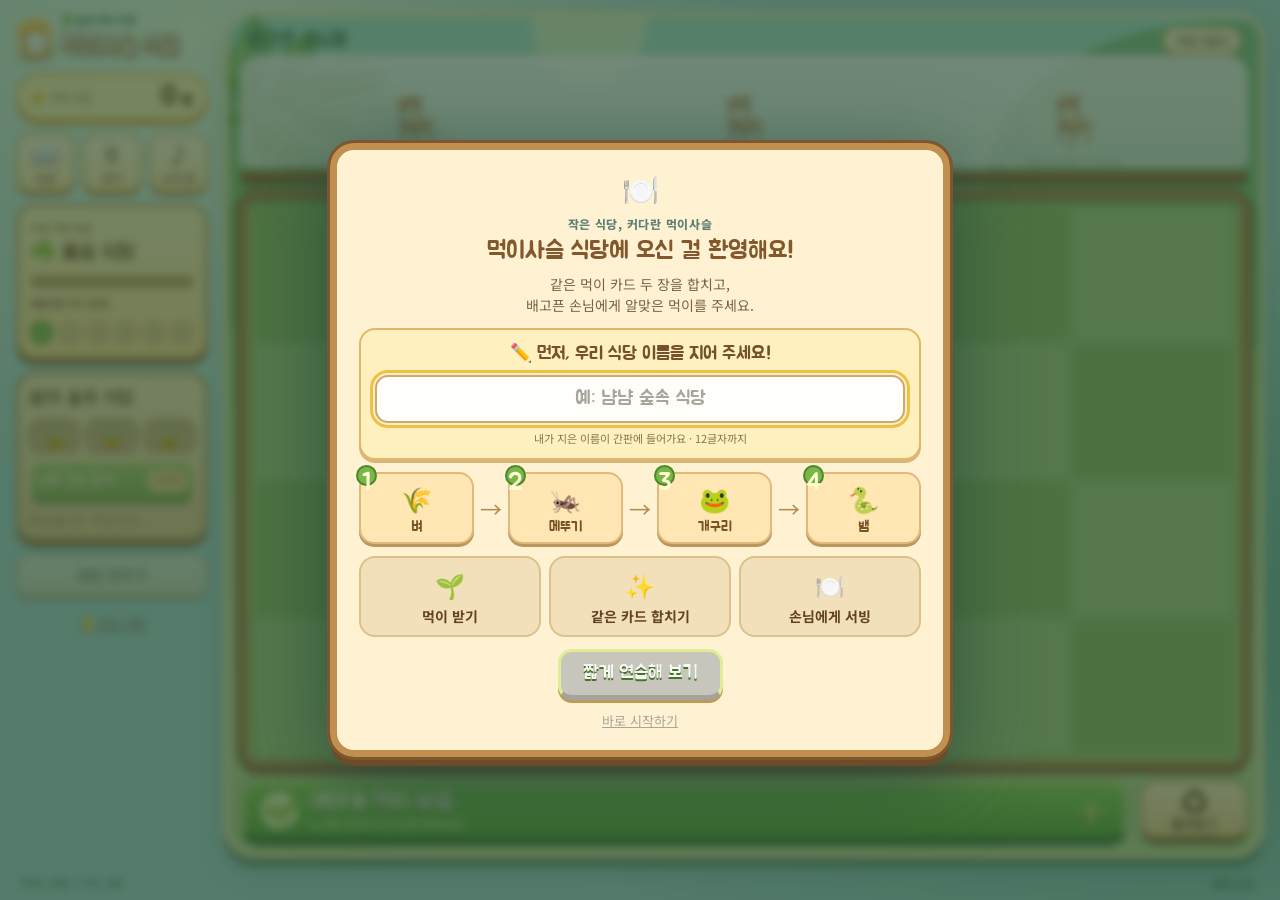
<file: index.html>
<!doctype html>
<html lang="ko">
<head>
  <meta charset="utf-8">
  <meta name="viewport" content="width=device-width,initial-scale=1,viewport-fit=cover">
  <meta name="theme-color" content="#173d38">
  <meta name="description" content="같은 먹이 카드를 합치고 생물 손님에게 알맞은 먹이를 서빙하는 4학년 과학 게임.">
  <title>먹이사슬 식당</title>
  <link rel="icon" href="data:image/svg+xml,%3Csvg xmlns='http://www.w3.org/2000/svg' viewBox='0 0 32 32'%3E%3Crect width='32' height='32' rx='8' fill='%23173d38'/%3E%3Ccircle cx='16' cy='17' r='10' fill='%23ffc44a'/%3E%3Ccircle cx='16' cy='17' r='6' fill='%23fff'/%3E%3C/svg%3E">
  <link rel="stylesheet" href="style.css?v=help-20261006">
</head>
<body>
<main class="diner">
  <header class="topbar">
    <div class="brand"><span class="brand-icon">🍽️</span><div><span class="eyebrow">🌿 숲속 머지 키친</span><h1>먹이사슬 식당</h1></div></div>
    <div class="wallet"><span>🪙 가게 수입</span><strong id="coins">0<span>원</span></strong></div>
    <div class="toolbar"><button id="guideButton" class="icon-button" title="먹이사슬 도감">📖<span>도감</span></button><button id="pauseButton" class="icon-button" title="잠깐 쉬기">Ⅱ<span>쉬기</span></button><button id="soundButton" class="icon-button" title="소리 켜기">♪<span>소리 끔</span></button></div>
  </header>
    <aside class="side-area">
      <section class="progress-card"><span class="eyebrow">다음 먹이사슬</span><h2 id="nextTitle">토끼풀 식당까지</h2><div class="progress-track"><i id="progressFill"></i></div><p id="progressText">8접시를 서빙하면 열려요</p><div class="unlock-dots" id="unlockDots"></div></section>
      <section class="decor-card"><h2>꿈의 숲속 식당</h2><div id="decorSteps" class="decor-steps"></div><button id="decorateButton" class="decor-button"><span id="decorName">나무 간판 달기</span><strong id="decorCost">150원</strong></button><p id="goalText">먹이사슬 1/6 · 꾸미기 0/3</p></section>
      <div class="business-actions"><button id="finishBusiness" class="finish-business">영업 마치기</button><button id="viewRecords" class="records-button">📒 지난 기록</button></div><div class="tip"><span>💡</span><p>바로 서빙할까, 더 합칠까?<br>손님이 먹는 생물을 생각해 보세요.</p></div>
    </aside>
  <div class="game-layout"><div class="restaurant-decor" aria-hidden="true"><span class="decor-sign">🌿 숲속 식당 🌿</span><span class="decor-flowers">🌷 🌼 🌳 🌼 🌷</span><span class="decor-lights">✦ · ✦ · ✦ · ✦ · ✦</span></div><div class="scene-leaves" aria-hidden="true">🌿</div>
    <section class="play-area">
      <div class="section-heading storefront-heading"><h2 id="restaurantTitle">배고픈 손님들</h2><span id="servedLabel" class="counter">서빙 0접시</span></div>
      <div class="customers" id="customers" aria-label="손님에게 먹이 서빙하기"></div>
      <div class="countertop"></div>
      <span id="selectionHint" class="visually-hidden" aria-live="polite"></span>
      <div id="board" class="board" aria-label="먹이 카드 합치기"></div>
      <div class="kitchen-bottom"><button id="fountainButton" class="fountain"><span class="fountain-icon">🌱</span><span><strong>생태계 먹이 보충</strong><small id="supplyLabel">누르면 빈칸이 한 번에 채워져요</small></span><span class="supply-plus">＋</span></button><button id="returnButton" class="return-bin" aria-label="선택한 카드 무료 반환"><span>♻️</span><strong>돌려놓기</strong><small>무료 반환</small></button></div>
    </section>

  </div>
  <footer><span>먹히는 생물 <b>→</b> 먹는 생물</span><button id="restartButton">새로 시작</button></footer>
</main>
<div class="modal-backdrop" id="modal" hidden><section class="modal-card" id="modalContent" role="dialog" aria-modal="true" aria-labelledby="modalTitle"></section></div>
<svg id="tutorialShade" class="tutorial-shade" hidden aria-hidden="true"><defs><mask id="tutorialMask"><rect width="100%" height="100%" fill="white"/><g id="tutorialHoles"></g></mask></defs><rect width="100%" height="100%" fill="#10241d" fill-opacity=".78" mask="url(#tutorialMask)"/></svg>
<aside id="tutorial" class="tutorial-coach" hidden aria-live="polite"><span class="coach-face" aria-hidden="true">🧑‍🍳</span><div><strong id="tutorialStep">연습 1 / 4</strong><p id="tutorialText"></p></div><button id="skipTutorial">건너뛰기</button></aside>
<div class="toast" id="toast" role="status" aria-live="polite"></div>
<div class="drag-ghost" id="dragGhost" hidden></div>
<script src="engine.js"></script>
<script src="app.js?v=help-20261006"></script>
</body>
</html>
</file>
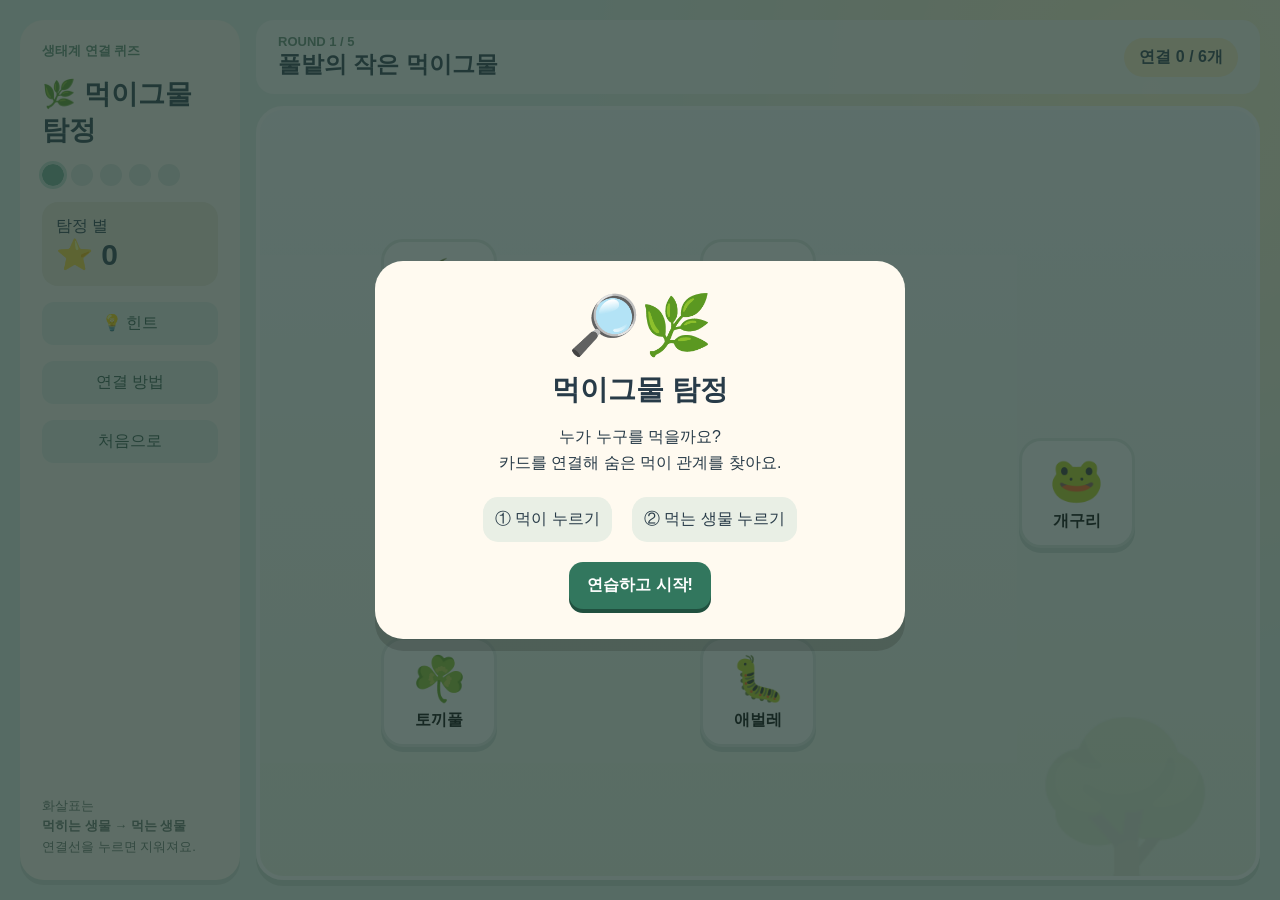
<file: food-web.html>
<!doctype html>
<html lang="ko"><meta charset="utf-8"><meta name="viewport" content="width=device-width,initial-scale=1"><title>먹이그물 탐정</title>
<style>
*{box-sizing:border-box}body{margin:0;font-family:'Malgun Gothic',sans-serif;color:#283b48;background:#edf5f1}button{font:inherit;cursor:pointer;border:0}button:disabled{opacity:.45;cursor:default}.app{height:100dvh;min-height:440px;display:grid;grid-template-columns:220px 1fr;gap:16px;padding:20px;background:radial-gradient(circle at 90% 10%,#fff5cc,transparent 40%),#e4f0e9}aside{background:#fffaf0;border-radius:24px;padding:22px;display:flex;flex-direction:column;gap:16px;box-shadow:0 5px 0 #cedcd3}h1{font-size:27px;margin:0}p{line-height:1.6;margin:0}.badge{color:#648b75;font-weight:bold;font-size:13px}.progress{display:flex;gap:7px}.dot{width:22px;height:22px;background:#e0e5df;border-radius:50%}.dot.done{background:#e8ae43}.dot.current{background:#72ad94;outline:3px solid #c5dfd0}.stat{background:#f1e9d9;border-radius:16px;padding:14px}.stat strong{font-size:30px;display:block}.primary{background:#32775e;color:white;padding:13px 18px;border-radius:14px;font-weight:bold;box-shadow:0 4px 0 #20503f}.secondary{background:#e5ede8;color:#345b49;padding:11px;border-radius:12px}.help{margin-top:auto;font-size:13px;color:#65766b}main{min-width:0;display:flex;flex-direction:column;gap:12px}.top{background:#ffffffba;border-radius:18px;padding:14px 22px;display:flex;align-items:center;justify-content:space-between;gap:15px}.top h2{margin:0;font-size:23px}.pill{background:#fff1c7;padding:9px 15px;border-radius:30px;white-space:nowrap;font-weight:bold}.board{position:relative;flex:1;min-height:260px;border:4px solid #fff;border-radius:27px;background:linear-gradient(#f8fcff,#eef6e8);overflow:hidden;box-shadow:0 6px 0 #cbdcd1}.board:before{content:'🌳';position:absolute;bottom:-25px;right:3%;font-size:160px;opacity:.1}svg{position:absolute;inset:0;width:100%;height:100%;pointer-events:none}.edge{pointer-events:stroke;cursor:pointer;stroke:#547c95;stroke-width:4;fill:none}.edge.wrong{stroke:#da7771;stroke-dasharray:9 6}.edge.alternate{stroke:#e8aa35;stroke-width:7}.card{position:absolute;transform:translate(-50%,-50%);width:116px;height:110px;border-radius:22px;background:#fff;box-shadow:0 5px 0 #cddbd3;border:3px solid #e0eae4;display:flex;flex-direction:column;align-items:center;justify-content:center;gap:4px;font-weight:bold;z-index:2}.card .emoji{font-size:44px;line-height:1.2}.card.selected{border-color:#f2b943;background:#fff4d4;box-shadow:0 0 0 6px #f8d97766}.card.gone{opacity:.3;filter:grayscale(1)}.card.target{border-color:#dfa847}.card.correct{background:#fff0bb;border-color:#e8aa35}.bottom{min-height:56px;background:#fffaf0;border-radius:17px;padding:10px 18px;display:flex;gap:14px;justify-content:space-between;align-items:center}.message{font-weight:bold;line-height:1.5}.overlay{position:fixed;inset:0;background:#203831b8;z-index:10;display:grid;place-items:center;padding:20px}.modal{width:min(530px,95vw);background:#fffaf0;padding:30px;border-radius:28px;text-align:center;box-shadow:0 12px 0 #0002}.modal h2{font-size:28px;margin:12px 0}.modal p{margin:15px 0 22px}.steps{display:flex;justify-content:center;gap:20px;margin:20px 0}.steps span{background:#e9efe5;padding:12px;border-radius:15px}.tutorial-focus{z-index:12;box-shadow:0 0 0 7px #ffda6f}.coach{position:fixed;z-index:13;top:22px;left:50%;transform:translateX(-50%);background:#fff4d5;padding:15px 24px;border-radius:20px;box-shadow:0 5px 0 #0002;text-align:center;max-width:90vw;font-weight:bold}.hidden{display:none!important}@media(max-height:650px){.app{padding:12px;gap:12px}aside{padding:16px;gap:12px}.card{width:100px;height:88px}.card .emoji{font-size:36px}.top{padding:10px 18px}}@media(max-width:800px){.app{grid-template-columns:160px 1fr;padding:10px;gap:10px}aside{padding:14px}h1{font-size:23px}.top h2{font-size:18px}.card{width:86px;height:84px}.card .emoji{font-size:32px}.pill{font-size:13px;padding:8px}.bottom{font-size:14px}}@media(max-width:550px){.app{height:auto;min-height:100dvh;grid-template-columns:1fr}aside{flex-direction:row;flex-wrap:wrap;align-items:center;gap:10px}aside h1{font-size:20px}.stat,.help{display:none}.board{height:430px;flex:auto}.top{flex-wrap:wrap}.card{width:80px}.bottom{flex-wrap:wrap}}

.card.hit{animation:happy .7s ease;background:#dcffe5;border-color:#42b879}.card.miss{animation:shake .45s ease;border-color:#ed7777;background:#ffe4e2}.effect-icon{position:absolute;left:50%;top:-22px;transform:translateX(-50%);font-size:35px;pointer-events:none;animation:iconpop .9s ease both;z-index:4}.feedback-line{stroke:#38b77a;stroke-width:7;stroke-dasharray:14 9;animation:flow .7s linear infinite;pointer-events:none;fill:none}.feedback-line.reverse{stroke:#e7ae32}.edge.fresh{stroke:#38b77a;stroke-width:6;animation:linepop .7s ease}.card.target{animation:targetpulse 1.2s ease infinite}.pill.complete{animation:happy .7s;background:#d9ffe4} @keyframes happy{0%,100%{transform:translate(-50%,-50%) scale(1)}40%{transform:translate(-50%,-50%) scale(1.14)}70%{transform:translate(-50%,-50%) scale(.98)}}@keyframes shake{0%,100%{translate:0}20%,60%{translate:-9px}40%,80%{translate:9px}}@keyframes iconpop{0%{opacity:0;translate:0 12px;scale:.5}25%{opacity:1;scale:1.2}75%{opacity:1}100%{opacity:0;translate:0 -15px}}@keyframes flow{to{stroke-dashoffset:-46}}@keyframes linepop{0%{opacity:.2;stroke-width:12}100%{opacity:1;stroke-width:6}}@keyframes targetpulse{50%{box-shadow:0 0 0 9px #f3c44c55}} .pill.complete{animation:none}

.bottom{position:absolute;left:50%;top:50%;transform:translate(-50%,-50%);z-index:6;min-height:0;width:min(340px,85%);padding:25px 28px;flex-direction:column;gap:16px;text-align:center;background:rgba(255,253,239,.91);border:2px solid rgba(255,255,255,.95);box-shadow:0 10px 35px #46695126;border-radius:26px;backdrop-filter:blur(8px);animation:popup-in .25s ease-out}.bottom .message{font-size:25px}.bottom .message small{display:block;font-size:17px;color:#74876b;margin-top:8px}.bottom .primary{min-width:190px}.bottom.is-hidden{display:none}@keyframes popup-in{from{opacity:0;scale:.9}to{opacity:1;scale:1}}@media(max-height:550px){.bottom{padding:18px;gap:10px}.bottom .message{font-size:23px}}

.card.gone{opacity:.5}.card.gone:after{content:'✕';position:absolute;font-size:70px;color:#df7065;inset:0;display:grid;place-items:center;text-shadow:0 2px white}.card.target:before{content:'배고파요!';position:absolute;bottom:calc(100% + 10px);white-space:nowrap;background:#fff1c1;color:#775721;padding:8px 13px;border-radius:15px;font-size:15px;box-shadow:0 3px 0 #e4cd8d}.overlay.quiz-transition{background:#e8f1e777;backdrop-filter:blur(3px)}.quiz-transition .modal{background:#fffcf0ed;border:3px solid white;box-shadow:0 10px 35px #315a4426}.scene{display:flex;justify-content:center;align-items:center;gap:24px;margin:22px 0}.scene-animal{font-size:66px;position:relative}.scene-animal.removed{filter:grayscale(1);opacity:.5}.scene-animal.removed:after{content:'✕';position:absolute;inset:0;color:#dc5c5c;font-size:72px;filter:none}.scene-question{font-size:42px}.scene-label{font-size:16px;font-weight:bold;margin-top:8px}.scene-hungry{animation:hungry-bounce .8s ease infinite alternate}@keyframes hungry-bounce{to{translate:0 -6px}}

.hint-panel{position:absolute;z-index:7;top:12px;left:50%;transform:translateX(-50%);width:min(420px,92%);padding:16px 20px;border-radius:20px;background:#fff5ddeb;border:2px solid white;box-shadow:0 5px 20px #4c664522;text-align:center;backdrop-filter:blur(5px)}.hint-panel p{font-size:17px;font-weight:bold;margin-bottom:12px}.hint-panel button{padding:9px 14px;margin:0 4px}.card.hint-glow{border-color:#eab22c;animation:hint-glow 1s ease infinite}@keyframes hint-glow{50%{box-shadow:0 0 0 10px #ffd65d66}}
</style>
<div class="app"><aside><div class="badge">생태계 연결 퀴즈</div><h1>🌿 먹이그물<br>탐정</h1><div class="progress" id="progress"></div><div class="stat">탐정 별<strong id="score">⭐ 0</strong></div><button class="secondary" id="hint">💡 힌트</button><button class="secondary" id="help">연결 방법</button><button class="secondary" id="restart">처음으로</button><p class="help">화살표는<br><b>먹히는 생물 → 먹는 생물</b><br>연결선을 누르면 지워져요.</p></aside><main><div class="top"><div><div class="badge" id="roundLabel"></div><h2 id="title"></h2></div><div class="pill" id="count"></div></div><div class="board" id="board"><svg id="lines"><defs><marker id="arrow" markerWidth="8" markerHeight="8" refX="7" refY="4" orient="auto"><path d="M0 0 L8 4 L0 8" fill="#547c95"/></marker><marker id="gold" markerWidth="8" markerHeight="8" refX="7" refY="4" orient="auto"><path d="M0 0 L8 4 L0 8" fill="#e8aa35"/></marker></defs><g id="edges"></g></svg></div><div class="bottom"><div class="message" id="message" aria-live="polite"></div><button class="primary" id="action">먹이 관계를 연결해요</button></div></main></div>
<div id="overlay" class="overlay"><div class="modal" id="modal"></div></div><div id="shade" class="overlay hidden"></div><div id="coach" class="coach hidden"></div>
<script>
const species={rice:['🌾','벼'],clover:['☘️','토끼풀'],hopper:['🦗','메뚜기'],larva:['🐛','애벌레'],frog:['🐸','개구리'],sparrow:['🐦','참새'],snake:['🐍','뱀'],rabbit:['🐇','토끼'],eagle:['🦅','검독수리']};
// 지도서의 먹이 카드에 제시된 관계를 바탕으로 구성한 부분 먹이그물.
const rounds=[
{title:'풀밭의 작은 먹이그물',ids:['rice','clover','hopper','larva','frog'],pairs:[['rice','hopper'],['clover','hopper'],['rice','larva'],['clover','larva'],['hopper','frog'],['larva','frog']],gone:'hopper',target:'frog',alternatives:['larva']},
{title:'참새도 함께 살아요',ids:['rice','hopper','larva','frog','sparrow'],pairs:[['rice','hopper'],['rice','larva'],['rice','sparrow'],['hopper','frog'],['larva','frog'],['hopper','sparrow'],['larva','sparrow']],gone:'larva',target:'sparrow',alternatives:['rice','hopper']},
{title:'뱀의 다른 먹이를 찾아요',ids:['clover','larva','frog','sparrow','snake'],pairs:[['clover','larva'],['larva','frog'],['larva','sparrow'],['frog','snake'],['sparrow','snake']],gone:'frog',target:'snake',alternatives:['sparrow']},
{title:'풀밭에서 하늘까지',ids:['rice','clover','hopper','rabbit','sparrow','eagle'],pairs:[['rice','hopper'],['clover','hopper'],['rice','rabbit'],['clover','rabbit'],['rice','sparrow'],['hopper','sparrow'],['rabbit','eagle'],['sparrow','eagle']],gone:'rabbit',target:'eagle',alternatives:['sparrow']},
{title:'복잡하게 얽힌 먹이그물',ids:['rice','hopper','larva','frog','sparrow','snake','eagle'],pairs:[['rice','hopper'],['rice','larva'],['rice','sparrow'],['hopper','frog'],['larva','frog'],['hopper','sparrow'],['larva','sparrow'],['frog','snake'],['sparrow','snake'],['sparrow','eagle'],['snake','eagle']],gone:'sparrow',target:'snake',alternatives:['frog']}
];
let hintLevel=0;let index=0,links=[],selected=null,phase='connect',score=0,wrong=[],tutorial=-1;
const $=id=>document.getElementById(id), key=p=>p.join('>');
function positions(n){return n===5?[[18,24],[18,76],[50,24],[50,76],[82,50]]:n===6?[[16,25],[16,75],[49,25],[49,75],[82,25],[82,75]]:[[13,50],[36,22],[36,78],[62,22],[62,78],[86,22],[86,78]]}
function render(){document.querySelector('.hint-panel')?.remove();hintLevel=0;const r=rounds[index];$('roundLabel').textContent=`ROUND ${index+1} / ${rounds.length}`;$('title').textContent=r.title;$('score').textContent=`⭐ ${score}`;$('progress').innerHTML=rounds.map((_,i)=>`<span class="dot ${i<index?'done':i===index?'current':''}"></span>`).join('');$('count').textContent=phase==='connect'?`연결 ${links.length} / ${r.pairs.length}개`:'다른 먹이 찾기';$('board').querySelectorAll('.card').forEach(e=>e.remove());const pos=positions(r.ids.length);r.ids.forEach((id,i)=>{const b=document.createElement('button');b.className='card'+(selected===id?' selected':'')+((phase==='alternate'||phase==='next')&&id===r.gone?' gone':'')+((phase==='alternate'||phase==='next')&&id===r.target?' target':'');b.style.left=pos[i][0]+'%';b.style.top=pos[i][1]+'%';b.dataset.id=id;b.innerHTML=`<span class="emoji">${species[id][0]}</span><span>${species[id][1]}</span>`;b.setAttribute('aria-label',species[id][1]);b.disabled=phase==='next'||phase==='ready'||(phase==='alternate'&&id===r.gone);b.onclick=()=>pick(id);$('board').append(b)});draw();$('action').textContent=phase==='connect'?'먹이 관계를 연결해요':phase==='ready'?'다른 먹이 찾기':phase==='alternate'?'먹이를 골라 주세요':'다음 라운드';$('action').disabled=phase==='alternate'||phase==='connect';$('hint').disabled=tutorial>=0||phase==='ready'||phase==='next';document.querySelector('.bottom').classList.toggle('is-hidden',phase!=='ready'&&phase!=='next');if(phase==='alternate')$('title').textContent=species[r.gone][1]+'가 사라졌어요! '+species[r.target][1]+'의 다른 먹이는?';}
function draw(){const r=rounds[index],pos=positions(r.ids.length),w=$('board').clientWidth,h=$('board').clientHeight; $('lines').setAttribute('viewBox',`0 0 ${w} ${h}`);$('edges').innerHTML='';if(phase==='alternate'||phase==='next')return;links.forEach(p=>{if((phase==='alternate'||phase==='next')&&p.includes(r.gone))return;const a=pos[r.ids.indexOf(p[0])],b=pos[r.ids.indexOf(p[1])];let x=a[0]*w/100,y=a[1]*h/100,xx=b[0]*w/100,yy=b[1]*h/100;const dx=xx-x,dy=yy-y,len=Math.hypot(dx,dy),pad=Math.min(w<650?55:70,len*.3);x+=dx/len*pad;y+=dy/len*pad;xx-=dx/len*pad;yy-=dy/len*pad;const line=document.createElementNS('http://www.w3.org/2000/svg','path');line.dataset.key=key(p);line.setAttribute('d',`M${x} ${y} L${xx} ${yy}`);line.setAttribute('marker-end','url(#arrow)');line.setAttribute('class','edge'+(wrong.includes(key(p))?' wrong':''));line.onclick=()=>{if(phase!=='connect'||tutorial>=0)return;links=links.filter(q=>key(q)!==key(p));selected=null;wrong=[];render();say('연결을 지웠어요. 다시 이어 보세요.');};$('edges').append(line)})}
function effect(ids,kind){ids.forEach(id=>{const card=$('board').querySelector(`[data-id="${id}"]`);if(!card)return;card.classList.remove('hit','miss');void card.offsetWidth;card.classList.add(kind==='bad'?'miss':'hit');const icon=document.createElement('span');icon.className='effect-icon';icon.textContent=kind==='bad'?'✖️':kind==='reverse'?'🔄':'✨';card.append(icon);setTimeout(()=>{icon.remove();card.classList.remove('hit','miss')},1000)});}
function flowPair(pair,reverse=false){const cards=pair.map(id=>$('board').querySelector(`[data-id="${id}"]`));if(cards.some(c=>!c))return;const board=$('board').getBoundingClientRect(),a=cards[0].getBoundingClientRect(),b=cards[1].getBoundingClientRect();const x=a.left+a.width/2-board.left,y=a.top+a.height/2-board.top,xx=b.left+b.width/2-board.left,yy=b.top+b.height/2-board.top,dx=xx-x,dy=yy-y,len=Math.hypot(dx,dy),pad=60;const path=document.createElementNS('http://www.w3.org/2000/svg','path');path.setAttribute('d',`M${x+dx/len*pad} ${y+dy/len*pad} L${xx-dx/len*pad} ${yy-dy/len*pad}`);path.setAttribute('class','feedback-line'+(reverse?' reverse':''));path.setAttribute('marker-end',reverse?'url(#gold)':'url(#arrow)');$('edges').append(path);setTimeout(()=>path.remove(),1800);}
function say(t){if(phase==='ready')$('message').innerHTML='🎉 먹이그물 완성!<small>⭐ +3</small>';else if(phase==='next')$('message').innerHTML='✨ 다른 먹이 발견!<small>⭐ +1</small>';else $('message').textContent=t;}
function pick(id){const r=rounds[index];if(tutorial>=0){tutorialPick(id);return}if(phase==='alternate'){if(r.alternatives.includes(id)){phase='next';score++;render();const b=$('board').querySelector(`[data-id="${id}"]`);b.classList.add('correct');effect([id,r.target],'good');flowPair([id,r.target]);say(`맞아요! ${species[r.target][1]}는 ${species[id][1]}도 먹을 수 있어요. ⭐ +1`);$('action').textContent=index===rounds.length-1?'탐정 기록 보기':'다음 라운드';}else {effect([id],'bad');say('남아 있는 생물 중 먹을 수 있는 다른 먹이를 찾아보세요.');}return}if(phase!=='connect')return;if(selected===id){selected=null;render();return}if(!selected){selected=id;render();say(`${species[id][1]}를 먹는 생물을 눌러 주세요.`);return}const p=[selected,id];if(links.some(q=>key(q)===key(p))){say('이미 연결한 관계예요.');selected=null;render();return}selected=null;wrong=[];const valid=r.pairs.some(q=>key(q)===key(p));if(!valid){render();const reverse=r.pairs.some(q=>q[0]===p[1]&&q[1]===p[0]);effect(p,reverse?'reverse':'bad');if(reverse)flowPair([p[1],p[0]],true);say(reverse?'화살표가 반대예요! 먹히는 생물 → 먹는 생물 순서로 눌러요.':'다시 생각해 보세요. 이 두 생물은 이 방향의 먹이 관계로 연결되지 않아요.');return}links.push(p);if(links.length===r.pairs.length){phase='ready';score+=3;}render();effect(p,'good');flowPair(p);const fresh=$('edges').querySelector(`[data-key="${key(p)}"]`);if(fresh)fresh.classList.add('fresh');if(phase==='ready')$('count').textContent='🎉 모두 찾았어요!';say(phase==='ready'?`맞아요! ${species[p[1]][1]}의 먹이는 ${species[p[0]][1]}! 모든 연결을 찾았어요. ⭐ +3`:`맞아요! ${species[p[1]][1]}의 먹이는 ${species[p[0]][1]}! 남은 ${r.pairs.length-links.length}개도 찾아보세요.`);}
function check(){const r=rounds[index];if(phase==='next'){if(index===rounds.length-1){finish();return}index++;links=[];selected=null;phase='connect';wrong=[];render();say(`먹이 관계 ${rounds[index].pairs.length}개를 찾아보세요.`);return}if(phase!=='ready')return;phase='alternate';selected=null;render();say(`${species[r.gone][1]}가 사라졌어요! ${species[r.target][1]}가 먹을 수 있는 다른 먹이를 눌러 주세요.`);showChange();}
function showChange(){const r=rounds[index];$('overlay').classList.add('quiz-transition');$('overlay').classList.remove('hidden');$('modal').innerHTML=`<div class="badge">추가 퀴즈</div><h2>${species[r.gone][1]}가 사라졌어요!</h2><div class="scene"><div><div class="scene-animal removed">${species[r.gone][0]}</div><div class="scene-label">${species[r.gone][1]}</div></div><div class="scene-question">→</div><div><div class="scene-animal scene-hungry">${species[r.target][0]}</div><div class="scene-label">배고파요! 💭</div></div></div><p><b>${species[r.target][1]}는 이제 뭘 먹을까요?</b></p><button class="primary" id="findFood">다른 먹이 찾아주기</button>`;$('findFood').onclick=()=>{$('overlay').classList.add('hidden');$('overlay').classList.remove('quiz-transition');const target=$('board').querySelector(`[data-id="${r.target}"]`);if(target)target.focus();};}

function welcome(){document.querySelector('.hint-panel')?.remove();$('overlay').classList.remove('quiz-transition');tutorial=-1;$('shade').classList.add('hidden');$('coach').classList.add('hidden');$('overlay').classList.remove('hidden');$('modal').innerHTML='<div style="font-size:58px">🔎🌿</div><h2>먹이그물 탐정</h2><p>누가 누구를 먹을까요?<br>카드를 연결해 숨은 먹이 관계를 찾아요.</p><div class="steps"><span>① 먹이 누르기</span><span>② 먹는 생물 누르기</span></div><button class="primary" id="start">연습하고 시작!</button>';$('start').onclick=startTutorial;}
function startTutorial(){index=0;score=0;links=[];phase='connect';selected=null;wrong=[];$('overlay').classList.add('hidden');tutorial=0;render();showTutorial();}
function showTutorial(){const visible=tutorial<2?['rice','hopper']:['rice','hopper'];$('board').querySelectorAll('.card').forEach(b=>{b.style.visibility=visible.includes(b.dataset.id)?'visible':'hidden';b.classList.toggle('tutorial-focus',b.dataset.id===(tutorial===0?'rice':'hopper'));b.disabled=b.dataset.id!==(tutorial===0?'rice':'hopper')});$('shade').classList.remove('hidden');$('coach').classList.remove('hidden');$('coach').textContent=tutorial===0?'① 먼저, 먹이가 되는 벼를 눌러요.':'② 벼를 먹는 메뚜기를 눌러요.';}
function tutorialPick(id){if(tutorial===0&&id==='rice'){selected=id;tutorial=1;render();showTutorial();return}if(tutorial===1&&id==='hopper'){tutorial=-1;links=[['rice','hopper']];selected=null;$('shade').classList.add('hidden');$('coach').classList.add('hidden');render();effect(['rice','hopper'],'good');flowPair(['rice','hopper']);say('잘했어요! 벼 → 메뚜기. 남은 5개 관계도 찾아보세요.');}}
function finish(){$('overlay').classList.remove('quiz-transition');$('overlay').classList.remove('hidden');$('modal').innerHTML=`<div style="font-size:58px">🏅</div><h2>먹이그물 탐정 완료!</h2><p>5개 먹이그물을 완성했어요.<br><b>탐정 별 ⭐ ${score} / 20</b></p><p>먹이 관계가 여러 갈래로 연결되면<br>다른 먹이를 찾을 수 있어요.</p><button class="primary" id="again">처음으로</button>`;$('again').onclick=welcome;}
function showHint(){if(tutorial>=0||!['connect','alternate'].includes(phase))return;const r=rounds[index];hintLevel=Math.min(2,hintLevel+1);document.querySelector('.hint-panel')?.remove();$('board').querySelectorAll('.hint-glow').forEach(c=>c.classList.remove('hint-glow'));let text;if(phase==='alternate'){text=hintLevel===1?`💡 ${species[r.target][0]} ${species[r.target][1]}에게 연결했던 다른 먹이를 떠올려 봐요.`:`💡 반짝이는 생물 중 ${species[r.target][1]}가 먹을 수 있는 먹이를 골라요.`;if(hintLevel===2)r.alternatives.forEach(id=>$('board').querySelector(`[data-id="${id}"]`)?.classList.add('hint-glow'));}else{const missing=r.pairs.find(p=>!links.some(q=>key(q)===key(p)));if(!missing)return;if(hintLevel===1)text=`💡 ${species[missing[1]][0]} ${species[missing[1]][1]}의 먹이를 찾아볼까요?`;else{const foods=r.pairs.filter(p=>p[1]===missing[1]&&!links.some(q=>key(q)===key(p))).map(p=>p[0]);text=`💡 반짝이는 먹이 하나 → ${species[missing[1]][0]} ${species[missing[1]][1]} 순서로 눌러요.`;foods.forEach(id=>$('board').querySelector(`[data-id="${id}"]`)?.classList.add('hint-glow'));}}const panel=document.createElement('div');panel.className='hint-panel';panel.setAttribute('role','status');const p=document.createElement('p');p.textContent=text;panel.append(p);if(hintLevel===1){const more=document.createElement('button');more.className='secondary';more.textContent='조금 더 도와줘';more.onclick=showHint;panel.append(more)}const close=document.createElement('button');close.className='primary';close.textContent='해볼게!';close.onclick=()=>panel.remove();panel.append(close);$('board').append(panel);}
$('hint').onclick=showHint;$('action').onclick=check;$('restart').onclick=welcome;$('help').onclick=()=>{if(tutorial>=0)return;$('overlay').classList.remove('hidden');$('modal').innerHTML='<h2>카드 두 개를 차례로!</h2><p><b>먹히는 생물 → 먹는 생물</b><br>예: 벼를 누르고 메뚜기를 눌러요.<br>잘못 이은 선은 눌러서 지워요.</p><button class="primary" id="close">계속하기</button>';$('close').onclick=()=>$('overlay').classList.add('hidden')};$('board').append(document.querySelector('.bottom'));new ResizeObserver(draw).observe($('board'));render();welcome();
</script></html>
</file>
<file: style.css>
@import url('https://fonts.googleapis.com/css2?family=Jua&family=Noto+Sans+KR:wght@400;500;600;700;800&display=swap');
:root{--ink:#173d38;--green:#167c61;--mint:#e1f5ec;--yellow:#ffc44a;--orange:#f06a36;--paper:#fffdf8;--line:#d7e5dd;--display:'Jua','Malgun Gothic',sans-serif;--body:'Noto Sans KR','Malgun Gothic',sans-serif}
*{box-sizing:border-box}body{margin:0;background:#eef5ef;color:var(--ink);font-family:var(--body);font-size:16px;background-image:radial-gradient(#c8ddd0 .7px,transparent .7px);background-size:18px 18px}button{font:inherit;cursor:pointer;color:inherit}button:disabled{cursor:default;opacity:.5}button:focus-visible{outline:3px solid #246cfc;outline-offset:3px}button,h1,h2,p{margin:0}h1,h2{font-family:var(--display);font-weight:400}button{border:none}button:hover:not(:disabled){filter:brightness(.97)}[hidden]{display:none!important}.diner{max-width:1150px;margin:24px auto;padding:0 24px}.topbar{display:flex;align-items:center;gap:24px;margin-bottom:25px}.brand{display:flex;align-items:center;gap:12px}.brand-icon{font-size:40px;display:grid;place-items:center;background:var(--ink);width:64px;height:64px;border-radius:19px}.eyebrow{font-size:12px;font-weight:800;letter-spacing:.06em;display:block;color:#608075;margin-bottom:4px}.brand h1{font-size:32px;letter-spacing:-.02em}.wallet{margin-left:auto;text-align:right}.wallet>span{font-size:12px;color:#608075}.wallet strong{display:block;font-family:var(--display);font-size:32px}.wallet strong span{font-size:17px;margin-left:4px}.toolbar{display:flex;gap:7px}.icon-button{border:1px solid var(--line);background:var(--paper);border-radius:14px;min-width:52px;padding:7px 10px;font-size:23px;line-height:1.2}.icon-button span{display:block;font-family:var(--body);font-size:12px;margin-top:4px;font-weight:600}.game-layout{display:grid;grid-template-columns:minmax(0,1fr) 292px;gap:25px}.play-area{min-width:0}.section-heading{display:flex;align-items:center;justify-content:space-between;gap:10px}.section-heading h2{font-size:23px}.section-heading>span{font-size:12px;color:#698178}.counter{background:#dcebe1;padding:6px 12px;border-radius:20px;font-weight:700}.customers{display:grid;grid-template-columns:repeat(3,1fr);gap:12px;margin-top:12px;min-height:162px}.customer{border:2px solid #c6ddd0;border-bottom:0;border-radius:22px 22px 0 0;background:var(--paper);min-height:162px;text-align:center;padding:12px 7px 10px;position:relative;transition:border-color .15s,transform .15s;overflow:hidden;display:flex;align-items:center;flex-direction:column;justify-content:center}.customer .bubble{background:#edf4ec;border-radius:16px;padding:4px 10px;font-size:12px;font-weight:700;white-space:nowrap;margin-bottom:4px}.customer .animal{font-size:43px;line-height:1.15}.customer strong{font-family:var(--display);font-size:18px;font-weight:400;margin-top:4px}.customer .reward{font-size:12px;color:#718078;margin-top:2px}.customer.urgent{border-color:#f2b271;background:#fff7ed}.customer.urgent .bubble{background:#ffe4c0;color:#ad4b16}.patience-track{position:absolute;bottom:0;left:0;right:0;height:5px;background:#fbe6d4}.patience-track i{display:block;height:100%;background:var(--orange);transition:width .2s linear}.customer.empty{border-style:dashed;background:transparent;opacity:.7;color:#78958a}.customer.empty span{font-size:28px}.customer.drop-target,.slot.drop-target{border-color:var(--orange);box-shadow:0 0 0 3px #ffc44a90}.customer.can-serve{border-color:#44b892}.countertop{background:var(--ink);color:#eff9ef;display:flex;justify-content:space-between;align-items:center;padding:11px 15px;border-radius:0 0 12px 12px;border-bottom:5px solid #102d29;font-size:12px;gap:10px}.open-sign{background:var(--yellow);color:var(--ink);padding:3px 10px;border-radius:4px;font-family:var(--display);letter-spacing:.12em;font-size:14px}.kitchen-head{display:flex;justify-content:space-between;align-items:end;margin:19px 0 10px}.kitchen-head h2{font-size:25px}.selection-hint{font-size:12px;color:#698178;max-width:150px;text-align:right}.board{background:#d5e8dc;border:1px solid #bad1c3;border-radius:22px;padding:11px;display:grid;grid-template-columns:repeat(4,minmax(0,1fr));gap:9px;box-shadow:inset 0 2px 3px #bfd4c7}.slot{background:#bcd7c660;border:2px solid transparent;min-width:0;aspect-ratio:1.23;border-radius:15px;position:relative;padding:5px;display:flex;align-items:center;justify-content:center;flex-direction:column;touch-action:none;user-select:none;-webkit-user-select:none;transition:transform .15s,box-shadow .15s;overflow:hidden}.slot:empty:after{content:'+';font-size:23px;color:#99b6a3;font-weight:300}.slot.filled{background:var(--paper);border-color:#fff;box-shadow:0 3px 0 #a6c5b3}.slot .food-icon{font-size:35px;line-height:1.15;pointer-events:none}.slot .food-name{font-size:13px;font-weight:800;line-height:1.35;margin-top:5px;pointer-events:none;word-break:keep-all}.slot .chain-mark{position:absolute;top:5px;left:7px;width:6px;height:6px;border-radius:50%;pointer-events:none}.slot .tier{position:absolute;top:3px;right:6px;font-size:10px;letter-spacing:1px;color:#79978b;pointer-events:none}.slot.selected{border-color:var(--orange);box-shadow:0 0 0 3px #ffc44a80,0 3px 0 #a6c5b3;transform:translateY(-2px)}.slot.fresh{animation:pop .28s ease-out}.kitchen-bottom{display:flex;gap:10px;margin-top:13px}.fountain{background:var(--green);border-bottom:4px solid #10604a;color:white;padding:12px 14px;border-radius:17px;display:flex;gap:12px;align-items:center;flex:1;text-align:left;min-width:0}.fountain-icon{font-size:30px}.fountain strong{font-family:var(--display);font-size:20px;font-weight:400;display:block}.fountain small{font-size:12px;color:#cff7e6;display:block;margin-top:3px}.supply-meter{margin-left:auto;height:30px;width:9px;background:#ffffff35;border-radius:5px;display:flex;align-items:end;overflow:hidden;flex-shrink:0}.supply-meter i{background:var(--yellow);width:100%;height:50%;transition:height .1s}.return-bin{padding:10px 16px;min-width:99px;background:#fffdf8;border:1px dashed #83a491;border-radius:17px;display:flex;flex-direction:column;align-items:center}.return-bin>span{font-size:25px}.return-bin strong{font-size:12px;margin-top:2px}.return-bin small{font-size:11px;color:#6c8579;margin-top:1px}.side-area{display:flex;flex-direction:column;gap:15px}.progress-card{padding:22px;background:var(--yellow);border:1px solid #e9b137;border-radius:23px;position:relative}.progress-card .eyebrow{color:#806721}.progress-card h2{font-size:24px;margin-bottom:14px}.progress-track{height:8px;background:#e3ae33;border-radius:10px;overflow:hidden}.progress-track i{display:block;height:100%;width:0;background:var(--ink);border-radius:10px;transition:width .3s}.progress-card p{font-size:13px;font-weight:600;margin-top:9px}.unlock-dots{display:flex;gap:8px;margin-top:16px}.unlock-dots span{height:27px;width:27px;border-radius:50%;background:#ffe098;display:grid;place-items:center;font-size:12px;color:#a28b4e}.unlock-dots .done{background:var(--ink);color:var(--yellow)}.menu-card,.upgrade-card{padding:19px;background:var(--paper);border-radius:22px;border:1px solid var(--line)}.menu-card .section-heading h2,.upgrade-card h2{font-size:22px}.menu-description{font-size:12px;color:#698178;margin:8px 0 12px;line-height:1.6}.menu-item{display:flex;width:100%;gap:9px;align-items:center;padding:9px 10px;margin-top:6px;border-radius:11px;background:#f0f5ef;border:1px solid transparent;text-align:left}.menu-item.active{background:#e0f2e8;border-color:#86bca1}.menu-item .menu-icon{font-size:23px;flex-shrink:0}.menu-item .menu-name{font-size:13px;font-weight:700}.menu-item .menu-status{margin-left:auto;font-size:11px;color:#758d7e}.menu-item.active .menu-status{color:#167c61;font-weight:800}.menu-item.locked{background:#f4f4ee;color:#8d998e}.upgrade-button{width:100%;display:flex;align-items:center;justify-content:space-between;background:#f1f5ed;border-radius:12px;padding:12px;margin-top:10px;text-align:left;gap:8px}.upgrade-button span{font-size:13px;font-weight:700}.upgrade-button small{display:block;margin-top:4px;font-size:12px;color:#799184;font-weight:400}.upgrade-button strong{font-size:13px;white-space:nowrap;color:var(--green)}.tip{display:flex;align-items:start;gap:10px;padding:0 8px;color:#6c8376}.tip>span{font-size:22px}.tip p{font-size:12px;line-height:1.8}footer{display:flex;justify-content:space-between;align-items:center;margin:20px 0;color:#779080;font-size:12px}footer button{font-size:12px;text-decoration:underline;background:none;color:#779080}.modal-backdrop{position:fixed;inset:0;z-index:30;background:#0a2924a6;backdrop-filter:blur(5px);display:flex;align-items:center;justify-content:center;padding:22px}.modal-card{background:var(--paper);width:620px;max-width:100%;border-radius:28px;max-height:88dvh;overflow-y:auto;padding:30px;box-shadow:0 24px 80px #06201960;text-align:center}.modal-card .modal-icon{font-size:45px;display:block;margin-bottom:10px}.modal-card h2{font-size:30px;margin-bottom:12px}.modal-card p{font-size:15px;line-height:1.9;color:#57766a}.modal-card .small-copy{font-size:12px;line-height:1.8;margin-top:14px;color:#7b8b81}.primary{background:var(--green);color:white;font-family:var(--display);font-size:20px;border-radius:14px;padding:13px 26px;border-bottom:4px solid #105a46;margin-top:22px}.secondary{background:#e6eee5;padding:12px 20px;border-radius:13px;margin-top:12px;font-size:14px}.modal-actions{display:flex;justify-content:center;gap:10px;align-items:baseline}.chain-diagram{display:flex;align-items:center;justify-content:center;gap:8px;margin:20px 0;flex-wrap:wrap}.chain-node{padding:11px 7px;background:#edf4e9;border-radius:15px;min-width:85px;max-width:115px}.chain-node>span{display:block;font-size:31px}.chain-node strong{display:block;font-size:12px;margin-top:5px;line-height:1.6}.chain-arrow{color:#7b9b88;font-size:21px}.learn-copy{background:#e6f4e8;padding:13px 17px;border-radius:15px;text-align:left;font-size:14px;line-height:1.9}.howto{display:grid;grid-template-columns:repeat(3,1fr);gap:10px;margin-top:22px}.howto>div{background:#edf4e9;border-radius:16px;padding:14px 9px}.howto span{font-size:24px;display:block}.howto strong{display:block;font-size:14px;margin-top:8px}.howto small{display:block;font-size:12px;margin-top:5px;color:#607d6e;line-height:1.7}.guide-entry{text-align:left;border-top:1px solid var(--line);padding:20px 0}.guide-entry h3{font-family:var(--display);font-size:21px;font-weight:400;margin:0}.guide-entry .chain-diagram{justify-content:start;gap:5px;margin:12px 0}.guide-entry p{font-size:13px;line-height:1.9}.toast{position:fixed;left:50%;bottom:28px;transform:translate(-50%,20px);opacity:0;background:var(--ink);color:white;padding:13px 22px;border-radius:14px;box-shadow:0 8px 25px #163c3840;z-index:60;max-width:90vw;font-size:14px;pointer-events:none;transition:all .2s;text-align:center}.toast.show{opacity:1;transform:translate(-50%,0)}.toast.error{background:#ae412c}.drag-ghost{position:fixed;pointer-events:none;z-index:50;background:#fffdf8f0;border:2px solid var(--orange);border-radius:15px;padding:10px 14px;transform:translate(-50%,-50%);box-shadow:0 6px 20px #0b302b33;min-width:85px;text-align:center}.drag-ghost .food-icon{display:block;font-size:35px}.drag-ghost .food-name{font-size:12px;font-weight:700}.success-pop{animation:pop .32s ease}.pause-label{margin:20px;color:#6f8b7b}.guide-tabs{display:flex;flex-wrap:wrap;gap:7px;justify-content:center;margin:12px 0}.guide-tabs button{padding:7px 12px;background:#eaf2e8;font-size:13px;border-radius:10px}.guide-tabs button.active{background:var(--green);color:white}.reference-links{text-align:left;font-size:12px;color:#6c8579;line-height:1.8;margin-top:16px}.reference-links a{color:#3b7963}.board-help{font-size:13px;margin:12px 0}.empty-note{font-size:13px;text-align:center;padding:16px;color:#799184}.visually-hidden{position:absolute;width:1px;height:1px;overflow:hidden;clip:rect(0,0,0,0)}
@keyframes pop{0%{transform:scale(.82)}60%{transform:scale(1.07)}100%{transform:scale(1)}}
@media(min-width:851px){.slot{aspect-ratio:auto;height:94px}.slot .food-name{font-size:14px}}
@media(min-width:1350px){.diner{margin-top:32px}}
@media(max-width:850px){.diner{padding:0 16px;margin:16px auto}.game-layout{grid-template-columns:minmax(0,1fr) 230px;gap:16px}.topbar{gap:12px}.brand h1{font-size:27px}.brand-icon{width:52px;height:52px;font-size:31px}.progress-card,.menu-card,.upgrade-card{padding:15px}.slot .food-icon{font-size:29px}.slot .food-name{font-size:12px}.slot{aspect-ratio:1.07}.customers{gap:7px}.customer strong{font-size:16px}.customer .bubble{font-size:11px}.kitchen-head h2{font-size:23px}.fountain strong{font-size:17px}.fountain small{font-size:11px}.fountain{padding:10px;gap:8px}}
@media(max-width:650px){.diner{margin:12px auto;padding:0 12px}.topbar{gap:8px;flex-wrap:wrap;margin-bottom:17px}.brand{gap:8px}.brand h1{font-size:24px}.brand .eyebrow{font-size:10px}.brand-icon{width:44px;height:44px;font-size:26px;border-radius:13px}.wallet strong{font-size:25px}.wallet>span{font-size:10px}.wallet strong span{font-size:13px}.toolbar{margin-left:auto;gap:4px}.icon-button{min-width:38px;padding:5px 7px;font-size:19px;border-radius:10px}.icon-button span{font-size:10px}.game-layout{display:flex;flex-direction:column;gap:16px}.customers{min-height:132px}.customer{min-height:132px;border-radius:16px 16px 0 0;padding:8px 3px}.customer .animal{font-size:34px}.customer strong{font-size:16px}.customer .bubble{font-size:11px;padding:3px 7px}.customer .reward{font-size:10px}.countertop{padding:9px 10px;font-size:11px}.section-heading h2{font-size:21px}.kitchen-head{margin-top:16px}.slot{aspect-ratio:1.05}.slot .food-icon{font-size:32px}.slot .food-name{font-size:12px;line-height:1.3}.board{padding:9px;gap:7px;border-radius:19px}.slot .tier{font-size:9px}.side-area{display:grid;grid-template-columns:1fr 1fr;gap:12px}.menu-card{grid-column:1/-1;order:3}.menu-card #menus{display:grid;grid-template-columns:repeat(2,1fr);gap:5px}.progress-card h2{font-size:21px}.progress-card p{font-size:12px}.progress-card{padding:15px}.unlock-dots{gap:5px}.unlock-dots span{width:21px;height:21px;font-size:10px}.upgrade-button{padding:10px 8px;gap:4px}.upgrade-button span,.upgrade-button strong{font-size:11px}.upgrade-button small{font-size:10px}.tip{grid-column:1/-1;order:4}.modal-card{padding:22px 17px}.modal-card h2{font-size:26px}.modal-card p{font-size:14px}.chain-node{min-width:61px;max-width:80px;padding:9px 5px}.chain-node>span{font-size:27px}.chain-node strong{font-size:11px}.chain-diagram{gap:4px}.chain-arrow{font-size:17px}.howto{gap:6px}.howto strong{font-size:12px}.howto small{font-size:11px}.selection-hint{font-size:11px}.fountain strong{font-size:18px}footer{margin-bottom:25px}}
@media(prefers-reduced-motion:reduce){*,*:before,*:after{animation:none!important;transition:none!important}}
/* A tablet game stage: forest counter above a checkerboard merge tray. */
:root{--ink:#624125;--green:#589a34;--paper:#fff7dd;--line:#e8c58a;--mint:#daf3b5;--display:'Jua','Malgun Gothic',sans-serif}
body{background:#a5d8d2;background-image:radial-gradient(ellipse at 15% 4%,#eafce0 0,transparent 38%),radial-gradient(ellipse at 90% 70%,#65b39c 0,transparent 45%);overflow-x:hidden}
.diner{width:min(1180px,100%);margin:0 auto;padding:12px 22px 10px;min-height:100dvh;position:relative}
.topbar{height:65px;gap:15px;margin:0 0 9px;position:relative;z-index:2}
.brand{gap:10px}.brand-icon{width:54px;height:54px;background:linear-gradient(#ffc653,#f7a339);border:3px solid #fff1b4;border-radius:18px;box-shadow:0 4px 0 #b57632;font-size:34px;transform:rotate(-6deg)}
.brand .eyebrow{color:#397459;font-size:12px;letter-spacing:0}.brand h1{font-size:31px;color:#fffbe4;text-shadow:2px 3px 0 #886136,-1px -1px 0 #886136,1px -1px 0 #886136,-1px 1px 0 #886136}
.wallet{background:#fff3b3;border:3px solid #f5c45a;padding:2px 16px;border-radius:30px;display:flex;align-items:center;gap:10px;box-shadow:0 4px 0 #d89642;white-space:nowrap}.wallet>span{font-size:12px;color:#875a24}.wallet strong{font-size:27px;color:#835326}.wallet strong span{font-size:14px}.toolbar{gap:8px}.icon-button{background:linear-gradient(#fff8da,#ffe5a8);border:2px solid #d9aa58;border-radius:15px;min-width:52px;box-shadow:0 4px 0 #b78a49;font-size:24px;padding:3px 9px}.icon-button span{font-size:11px;color:#76512c}
.game-layout{position:relative;display:grid;grid-template-columns:minmax(0,1fr) 208px;gap:16px;background:linear-gradient(180deg,#a5e5cf 0,#b2e7b5 22%,#82b95d 23%,#b7d892 80%);border:4px solid #ffebac;border-radius:30px;padding:14px;box-shadow:0 8px 0 #568c69,0 14px 25px #316d5d40;isolation:isolate;overflow:hidden}
.game-layout:before{content:'';position:absolute;inset:0;z-index:-1;background:radial-gradient(ellipse at 5% 22%,#70b056 0 14%,transparent 14.3%),radial-gradient(ellipse at 97% 20%,#69af60 0 17%,transparent 17.3%),radial-gradient(ellipse at 35% 0,#eef6ce 0 6%,transparent 6.3%);opacity:.65}
.scene-leaves{position:absolute;left:-23px;top:-32px;z-index:-1;font-size:140px;transform:rotate(35deg);opacity:.5;pointer-events:none}
.play-area>.section-heading{height:25px;position:relative;padding:0 7px}.section-heading h2{font-size:20px;color:#3c7451}.counter{font-size:12px!important;background:#fff5cc;border:2px solid #e1b86b;color:#77552b!important;padding:3px 10px;box-shadow:0 2px 0 #b08a4f}
.customers{gap:11px;margin-top:2px;min-height:125px;padding:0 20px;background:linear-gradient(transparent 86%,#deac65 86%)}
.customer{min-height:125px;border:0;background:none;border-radius:0;box-shadow:none;padding:5px 6px 0;overflow:visible;justify-content:flex-end;transition:transform .15s}
.customer:hover:not(:disabled){transform:translateY(-3px);filter:none}.customer .animal{font-size:58px;line-height:1.12;filter:drop-shadow(0 4px 1px #36662b45);transform-origin:center bottom;animation:hello 3.6s ease-in-out infinite}
.customer:nth-child(2) .animal{animation-delay:-1s}.customer:nth-child(3) .animal{animation-delay:-2s}.customer .bubble{background:#fffbed;border:2px solid #d4b281;box-shadow:0 3px 0 #8c682b22;border-radius:14px;padding:3px 12px;position:relative;margin-bottom:5px;font-size:12px;color:#78512d}
.customer .bubble:after{content:'';position:absolute;bottom:-6px;left:calc(50% - 4px);width:8px;height:8px;background:#fffbed;transform:rotate(45deg);border-bottom:2px solid #d4b281;border-right:2px solid #d4b281}
.customer strong{font-size:18px;border:2px solid #c69854;background:#fff0c5;min-width:84px;padding:2px 8px;border-radius:11px;margin-top:1px;box-shadow:0 3px 0 #a17039;color:#744829;z-index:1}
.customer .reward{font-size:10px;color:#4b6838;background:#eef6d4;border-radius:8px;padding:1px 6px;margin-top:4px;white-space:nowrap}
.customer.urgent{background:none;border:0}.customer.urgent .bubble{background:#ffe1b0;border-color:#e38a39;color:#9e3e1c}.customer.urgent .bubble:after{background:#ffe1b0;border-color:#e38a39}.patience-track{left:18%;right:18%;bottom:-4px;border-radius:10px;z-index:2}
.customer.empty{opacity:.55;border:0;min-height:125px}.customer.empty>span{font-size:50px}.customer.empty small{font-size:11px;margin-bottom:8px}.customer.drop-target{border:0;box-shadow:none;filter:drop-shadow(0 0 7px #fff69b);transform:scale(1.04)}
.countertop{background:repeating-linear-gradient(0deg,#c78945 0 4px,#cc9855 4px 21px,#d3a361 21px 23px);border:3px solid #8b5d30;border-bottom:6px solid #784f2a;border-radius:10px;padding:5px 12px;margin:4px 0 9px;font-size:12px;color:#fff9da;text-shadow:0 1px #795024;min-height:34px;box-shadow:0 3px 0 #709340}.open-sign{background:#f9d569;font-size:14px;padding:1px 7px;box-shadow:0 2px #9c682d}
.kitchen-head{margin:0 3px 6px;height:25px;align-items:center}.kitchen-head h2{font-size:19px;color:#416d2c}.selection-hint{font-size:12px;color:#4b6e34}
.board{--rows:4;grid-template-columns:repeat(6,minmax(0,1fr));grid-template-rows:repeat(var(--rows),minmax(0,1fr));height:clamp(280px,calc(100dvh - 355px),470px);padding:9px;gap:3px;border:7px solid #b98345;outline:3px solid #7d552f;border-radius:17px;background:#98c870;box-shadow:inset 0 4px 0 #658f43,0 6px 0 #845a30;overflow:hidden}
.slot{height:auto;min-height:0;aspect-ratio:auto;border-radius:10px;padding:3px;border:2px solid transparent;background:#91be63;transition:transform .12s;overflow:visible;touch-action:none}
.slot:nth-child(12n+2),.slot:nth-child(12n+4),.slot:nth-child(12n+6),.slot:nth-child(12n+7),.slot:nth-child(12n+9),.slot:nth-child(12n+11){background:#a5ce7e}
.slot:empty:after{content:''}.slot.filled{background:radial-gradient(ellipse at 50% 75%,#fff0b3 0 35%,transparent 36%),#91be63;border-color:transparent;box-shadow:none}
.slot.filled:nth-child(12n+2),.slot.filled:nth-child(12n+4),.slot.filled:nth-child(12n+6),.slot.filled:nth-child(12n+7),.slot.filled:nth-child(12n+9),.slot.filled:nth-child(12n+11){background:radial-gradient(ellipse at 50% 75%,#fff0b3 0 35%,transparent 36%),#a5ce7e}
.slot .food-icon{font-size:clamp(31px,4dvh,43px);line-height:1.1;filter:drop-shadow(0 3px 1px #42673265);z-index:1}.slot .food-name{font-family:var(--display);font-size:13px;font-weight:400;color:#55381e;margin-top:2px;line-height:1.1;text-shadow:0 1px #fffac3;z-index:1;max-width:100%;word-break:keep-all}
.slot .chain-mark{width:10px;height:10px;top:3px;left:4px;border:1.5px solid #fff8cb;box-shadow:0 1px #4e7c37}.slot .tier{top:2px;right:4px;color:#fff5bd;text-shadow:0 1px #577a39;font-size:10px}
.slot.selected{background:#ffe28c!important;border-color:#fff1ba;box-shadow:0 0 0 2px #d38928;transform:scale(1.025);z-index:2}.slot.drop-target{border-color:#ffed9b;box-shadow:inset 0 0 0 2px #e99b31}
.slot.fresh{animation:mergeBurst .65s ease-out}.slot.fresh:after{content:'✨';position:absolute;top:-6px;left:10%;font-size:22px;animation:sparkle .7s forwards;pointer-events:none}.slot.supplied{animation:delivery .55s backwards;animation-delay:var(--delay,0ms)}
.kitchen-bottom{gap:12px;margin-top:12px;align-items:stretch;min-height:63px}.fountain{background:linear-gradient(#85d353,#58a831);border:3px solid #f6f0a2;border-bottom:5px solid #38772d;border-radius:20px;padding:5px 16px;box-shadow:0 4px 0 #356e33,0 0 0 2px #619749;position:relative;gap:10px}.fountain strong{font-size:23px;color:#fffddd;text-shadow:0 2px #437831}.fountain small{font-size:12px;color:#eefcd3;margin-top:1px}.fountain-icon{font-size:34px;background:#e4f8b9;border:2px solid #77b947;border-radius:50%;width:45px;height:45px;display:grid;place-items:center}.supply-plus{margin-left:auto;font-size:36px;color:#ffeb8a;text-shadow:0 3px #487d2b}.fountain.needs-supply .supply-plus{animation:nudge 1.5s infinite}.return-bin{min-width:78px;background:linear-gradient(#ffecc0,#edcd87);border:2px solid #b98a44;border-bottom:5px solid #91662e;border-radius:17px;padding:4px 11px;box-shadow:0 3px 0 #6f7c3a}.return-bin>span{font-size:24px}.return-bin strong{font-size:11px}.return-bin small{font-size:10px;color:#876f46}
.side-area{padding-top:6px;gap:13px}.progress-card{padding:16px 13px;border:3px solid #c59047;background:linear-gradient(#fff1bd,#ffdf90);border-radius:19px;box-shadow:0 5px 0 #866331}.progress-card .eyebrow{font-size:11px;color:#a0783d}.progress-card h2{font-size:23px;color:#76522b;margin:6px 0 11px}.progress-card p{font-size:12px}.progress-track{height:13px;background:#ccac61;border:2px solid #b69852;box-shadow:inset 0 2px #aa8a4f}.progress-track i{background:linear-gradient(#b7e970,#67ad36)}.unlock-dots{gap:6px;margin-top:12px}.unlock-dots span{width:25px;height:25px;border:2px solid #d6b06d;background:#f1d39a;color:#99733e}.unlock-dots .done{background:#84be46;color:#fff5cb;border-color:#558e34}
.upgrade-card{background:linear-gradient(#edddae,#e6c68e);border:3px solid #b68b4c;border-radius:19px;padding:12px;box-shadow:0 5px 0 #846331}.upgrade-card .section-heading h2{font-size:20px;color:#73532d}.upgrade-button{padding:10px 8px;margin-top:9px;background:#fff0c7;border:2px solid #c49c60;box-shadow:0 3px 0 #aa8345;border-radius:13px;gap:6px}.upgrade-button span{font-family:var(--display);font-size:14px;font-weight:400}.upgrade-button small{font-family:var(--body);font-size:11px;color:#8b764c}.upgrade-button strong{background:#f4cd69;border-radius:8px;padding:3px 5px;color:#8a5f25;font-size:12px}.upgrade-button:disabled{opacity:.65}.tip{padding:10px 6px;background:#edf7c4ba;border:2px dashed #75a94b;border-radius:17px;color:#4b722f;gap:5px}.tip p{font-size:12px}.tip>span{font-size:24px}
footer{margin:9px 5px 0;font-size:11px;color:#37664e}footer button{color:#37664e;font-size:11px;min-height:26px}
.modal-backdrop{background:#26442ea1;backdrop-filter:blur(4px)}.modal-card{border:7px solid #c19051;outline:3px solid #7d572f;background:#fff2d2;border-radius:24px;box-shadow:0 9px 0 #6e4b28,0 20px 80px #173b35a0;padding:23px;max-height:90dvh}.modal-card h2{color:#83582d}.modal-card p{color:#786341}.primary{background:linear-gradient(#83bf40,#599b2c);border:3px solid #dfed97;border-bottom:5px solid #397829;color:#fffbe2;text-shadow:0 2px #447426;box-shadow:0 3px 0 #bd9a55;font-size:21px;min-height:50px}.secondary{background:#e8d6b0;color:#806442;border:2px solid #bca176;min-height:48px}.chain-diagram{gap:7px;flex-wrap:nowrap}.chain-node{background:#ffe6b3;border:2px solid #e0ba7d;position:relative;min-width:75px;max-width:120px;flex:1;box-shadow:0 3px 0 #bb975d;padding:12px 6px}.chain-node .discovery-level{position:absolute;top:-9px;left:-5px;width:21px;height:21px;display:grid;place-items:center;background:#79b746;border:2px solid #4b872d;border-radius:50%;font:12px var(--display);color:#fffbd2}.chain-node>span:not(.discovery-level){font-size:38px}.chain-node strong{font:14px var(--display);color:#785329;line-height:1.3}.chain-arrow{font-size:22px;color:#b3884c}.howto>div{background:#f1e0b9;border:2px solid #dcc18a}.learn-copy{background:#e2edbe;color:#547438}.guide-tabs button{background:#eddbb8;min-height:42px}.guide-tabs button.active{background:#7ca744}.guide-entry{border-color:#d7b98c}.guide-entry .chain-diagram{gap:7px}.toast{background:#78512e;border:3px solid #edc67c;box-shadow:0 5px 0 #53381d;bottom:18px}.drag-ghost{background:#ffeab3;border:3px solid #efa63d;min-width:95px;box-shadow:0 7px 15px #385b3980}.drag-ghost .chain-mark,.drag-ghost .tier{display:none}
@keyframes delivery{0%{transform:translateY(-24px) scale(.2);opacity:0}65%{transform:translateY(3px) scale(1.12)}100%{transform:none;opacity:1}}
@keyframes mergeBurst{0%{transform:scale(.55);filter:brightness(1.8)}45%{transform:scale(1.22);background:#ffe891}100%{transform:scale(1)}}
@keyframes sparkle{0%{opacity:0;transform:scale(.2)}40%{opacity:1;transform:translateY(-12px) scale(1.2)}100%{opacity:0;transform:translateY(-28px)}}
@keyframes hello{0%,80%,100%{transform:rotate(0)}86%{transform:rotate(-5deg)}93%{transform:rotate(5deg)}}
@keyframes nudge{0%,70%,100%{transform:translateY(0)}80%{transform:translateY(-5px)}90%{transform:translateY(1px)}}
@media(min-width:1350px){.diner{margin:0 auto}}
@media(max-width:1000px){.diner{padding:10px 14px}.game-layout{grid-template-columns:minmax(0,1fr) 176px;gap:12px;padding:11px}.brand h1{font-size:28px}.progress-card h2{font-size:21px}.unlock-dots{gap:4px}.unlock-dots span{width:21px;height:21px}.upgrade-button{padding:9px 5px}.upgrade-button span{font-size:13px}.upgrade-button strong{font-size:11px}.slot .food-name{font-size:12px}}
@media(orientation:portrait){.diner{max-width:850px;padding:14px 18px}.game-layout{display:flex;flex-direction:column;gap:14px;padding:16px}.topbar{height:70px;margin-bottom:12px}.customers{min-height:165px}.customer{min-height:165px}.customer .animal{font-size:76px}.customer strong{font-size:22px}.customer .bubble{font-size:15px;padding:5px 15px}.customer .reward{font-size:12px}.board{height:clamp(300px,calc(100dvh - 495px),590px);border-width:8px;gap:5px}.slot .food-icon{font-size:clamp(38px,5dvh,60px)}.slot .food-name{font-size:14px}.side-area{display:grid;grid-template-columns:1fr 1fr;gap:13px;padding:0}.progress-card{padding:12px 15px}.progress-card h2{margin:3px 0 7px;font-size:22px}.unlock-dots{margin-top:7px}.upgrade-card{padding:10px 12px}.upgrade-card .section-heading{display:none}.upgrade-button{margin:0 0 7px;padding:6px 9px;min-height:43px}.upgrade-button:last-child{margin:0}.upgrade-button small{display:none}.tip{display:none}.kitchen-bottom{min-height:74px}.fountain strong{font-size:26px}.fountain small{font-size:14px}.countertop{height:39px;font-size:14px}.kitchen-head{height:30px;margin-bottom:8px}.kitchen-head h2{font-size:23px}}
@media(max-height:720px) and (orientation:landscape){.diner{padding-top:5px}.topbar{height:55px}.game-layout{padding:8px 12px}.customers,.customer{min-height:100px}.customer .animal{font-size:43px}.customer strong{font-size:15px}.customer .bubble{font-size:10px;padding:2px 9px}.customer .reward{font-size:9px}.board{height:calc(100dvh - 305px);min-height:205px}.kitchen-head h2{font-size:16px}.kitchen-bottom{min-height:53px}.fountain strong{font-size:20px}.fountain-icon{width:38px;height:38px;font-size:27px}.side-area{gap:9px}.tip{display:none}.slot .food-icon{font-size:29px}.slot .food-name{font-size:11px}.slot .tier{display:none}}
@media(max-width:650px){.diner{padding:9px}.topbar{height:auto;min-height:62px;flex-wrap:nowrap;gap:6px}.brand-icon{display:none}.brand h1{font-size:22px}.brand .eyebrow{font-size:9px}.wallet{padding:3px 8px;gap:0;border-width:2px}.wallet>span{display:none}.wallet strong{font-size:23px}.toolbar{gap:5px}.icon-button{min-width:33px;padding:3px 5px;font-size:19px;border-radius:10px}.icon-button span{font-size:9px}.game-layout{padding:10px;border-radius:24px;gap:11px}.customers,.customer{min-height:125px;padding-left:2px;padding-right:2px}.customer .animal{font-size:49px}.customer strong{font-size:15px;min-width:65px;padding:2px 4px}.customer .bubble{font-size:11px;padding:3px 8px}.customer .reward{font-size:9px}.countertop{font-size:11px;height:32px}.kitchen-head h2{font-size:17px}.selection-hint{font-size:10px}.board{height:clamp(280px,calc(100dvh - 415px),380px);gap:2px;padding:4px;border-width:5px;outline-width:2px}.slot .food-icon{font-size:30px}.slot .food-name{font-size:10px}.slot .chain-mark{width:7px;height:7px;left:1px;top:1px}.slot .tier{font-size:8px;right:1px}.kitchen-bottom{min-height:63px;gap:8px}.fountain{padding:5px 8px;gap:6px;border-radius:15px}.fountain strong{font-size:20px}.fountain small{font-size:10px}.fountain-icon{width:35px;height:35px;font-size:25px}.supply-plus{font-size:27px}.return-bin{min-width:61px;padding:4px 7px}.return-bin strong{font-size:10px}.side-area{gap:8px}.progress-card{padding:10px}.progress-card h2{font-size:18px}.progress-card p{font-size:10px}.unlock-dots{gap:3px}.unlock-dots span{width:18px;height:18px;font-size:9px}.upgrade-card{padding:8px}.upgrade-button{padding:6px;min-height:39px}.upgrade-button span{font-size:11px}.upgrade-button strong{font-size:10px}.chain-node{min-width:50px;padding:10px 3px}.chain-node strong{font-size:12px}.chain-node>span:not(.discovery-level){font-size:27px}.chain-diagram{gap:4px}.chain-arrow{font-size:15px}.modal-card{padding:18px 12px}.modal-card h2{font-size:25px}.modal-card .small-copy{font-size:11px}}
@media(prefers-reduced-motion:reduce){*,*:before,*:after{animation:none!important;transition:none!important}}

@media(min-width:651px) and (orientation:landscape){
 .customers{height:125px;min-height:0}.customer{height:125px;min-height:0}.customer .animal{font-size:52px}.customer strong{line-height:1.1}.customer .reward{line-height:1.2}.customer .bubble{line-height:1.2}
 .board{height:clamp(255px,calc(100dvh - 505px),470px)}.kitchen-bottom{height:63px;min-height:0}.fountain strong{line-height:1.1}.fountain small{line-height:1.2}.countertop{line-height:1.2}
}
.slot.filled,.slot.filled:nth-child(12n+2),.slot.filled:nth-child(12n+4),.slot.filled:nth-child(12n+6),.slot.filled:nth-child(12n+7),.slot.filled:nth-child(12n+9),.slot.filled:nth-child(12n+11){background-image:none}
.slot.filled:before{content:'';position:absolute;left:18%;right:18%;top:53%;height:15%;background:#f7e4ac;border:2px solid #fff4d0;border-radius:50%;box-shadow:0 2px 0 #779946;pointer-events:none}
.slot .food-name{background:#f9edbd;border-radius:7px;padding:2px 5px;box-shadow:0 1px 0 #94a65b;margin-top:3px}
@media(max-height:720px) and (orientation:landscape){.customers,.customer{height:105px}.customer .animal{font-size:42px}.board{height:calc(100dvh - 425px);min-height:205px}.kitchen-bottom{height:53px}.slot .food-name{font-size:11px}}
.return-bin{line-height:1}.return-bin small{line-height:1.1}.return-bin strong{line-height:1.1}
@media(min-width:651px) and (orientation:landscape){.expanded-board .customers,.expanded-board .customer{height:95px}.expanded-board .customer .animal{font-size:38px}.expanded-board .customer .reward{display:none}.expanded-board .board{height:clamp(310px,calc(100dvh - 450px),510px)}.expanded-board .slot .food-icon{font-size:27px}.expanded-board .slot .food-name{font-size:11px;padding:1px 4px}.expanded-board .slot{padding:1px}.expanded-board .slot .chain-mark{width:7px;height:7px}.expanded-board .slot .tier{font-size:8px}}
@media(orientation:portrait) and (min-width:651px){
 .customers{height:150px;min-height:0}.customer{height:150px;min-height:0}.customer .animal{font-size:62px}.customer .bubble{font-size:13px;line-height:1.2;padding:4px 12px}.customer strong{font-size:20px;line-height:1.1}.customer .reward{font-size:10px;line-height:1.2}
 .board{height:clamp(275px,calc(100dvh - 695px),475px)}.slot .food-icon{font-size:42px}.slot .food-name{font-size:13px}.kitchen-bottom{height:70px;min-height:0}.fountain strong{line-height:1.1}.fountain small{line-height:1.2}
 .progress-card{padding:9px 13px}.progress-card .eyebrow{display:none}.progress-card h2{font-size:19px;margin:0 0 4px}.progress-card p{font-size:10px;margin-top:4px}.progress-track{height:10px}.unlock-dots{margin-top:4px}.unlock-dots span{height:18px;width:18px;font-size:10px}.upgrade-card{padding:8px 10px}.upgrade-button{min-height:38px;padding:5px 8px;margin-bottom:6px}.upgrade-button span{font-size:13px}.upgrade-button strong{font-size:12px}
 .expanded-board .board{height:clamp(365px,calc(100dvh - 595px),575px)}.expanded-board .customers,.expanded-board .customer{height:105px}.expanded-board .customer .animal{font-size:42px}.expanded-board .customer .reward{display:none}.expanded-board .slot .food-icon{font-size:34px}.expanded-board .slot .food-name{font-size:12px}
}
@media(orientation:portrait) and (min-width:651px){.expanded-board .board{height:clamp(365px,calc(100dvh - 650px),545px)}.expanded-board .slot .food-icon{font-size:32px}}
.customer.delighted{cursor:default;position:relative;isolation:isolate;animation:happyArrival .25s ease-out}.customer.delighted:before{content:'';position:absolute;inset:3px 10px -5px;border-radius:24px;background:radial-gradient(ellipse,#fff5a5e0,transparent 72%);z-index:-1}
.customer.delighted .bubble{background:#fff1a5;border-color:#dda535;color:#85571c;box-shadow:0 3px 0 #c8993633;font-size:14px;white-space:nowrap}.customer.delighted .bubble:after{background:#fff1a5;border-color:#dda535}
.happy-animal{position:relative;display:block;line-height:1.1}.happy-animal .animal{display:block;animation:happyBounce .55s ease-in-out 3!important}.happy-face{position:absolute;right:-15px;bottom:-2px;display:grid;place-items:center;font-size:27px;line-height:1;background:#fff9d2;border:2px solid #efc361;border-radius:50%;width:32px;height:32px;box-shadow:0 2px 0 #b58238;transform:rotate(9deg)}
.happy-heart{position:absolute;color:#ee6583;font-size:25px;text-shadow:0 2px #c34264;pointer-events:none;animation:happyHearts 1s ease-out infinite}.heart-one{left:-22px;top:9px}.heart-two{right:-21px;top:0;animation-delay:.3s;font-size:20px}
.customer .happy-reward{font:16px var(--display);background:#ffe8a4;border:2px solid #dbb258;color:#966014;border-radius:12px;padding:2px 10px;line-height:1.1;animation:happyArrival .25s ease-out;display:block!important}
@keyframes happyBounce{0%,100%{transform:translateY(0) rotate(0)}35%{transform:translateY(-7px) rotate(-7deg)}70%{transform:translateY(-3px) rotate(6deg)}}
@keyframes happyHearts{0%{transform:translateY(7px) scale(.6);opacity:0}25%{opacity:1}100%{transform:translateY(-24px) scale(1.05);opacity:0}}
@keyframes happyArrival{0%{opacity:0;transform:scale(.8)}100%{opacity:1;transform:scale(1)}}
@media(orientation:landscape){.customer.delighted .animal{font-size:43px}.customer.delighted .bubble{font-size:12px;padding:3px 9px}.customer .happy-reward{font-size:14px;padding:1px 8px}}
@media(max-height:720px) and (orientation:landscape){.customer.delighted .animal{font-size:32px}.happy-face{font-size:22px;width:27px;height:27px}.customer.delighted .bubble{font-size:11px}.customer .happy-reward{font-size:12px}}
@media(prefers-reduced-motion:reduce){.happy-animal .animal{animation:none!important}.happy-heart{animation:none!important}}
.decor-card{padding:14px 12px;background:linear-gradient(#f9e9b9,#e5c58a);border:3px solid #b68b4c;border-radius:19px;box-shadow:0 5px 0 #846331}.decor-card h2{font-size:20px;color:#73532d}.decor-steps{display:flex;gap:8px;margin:10px 0}.decor-steps span{flex:1;display:grid;place-items:center;height:40px;background:#d1b37a;border:2px solid #ba995f;border-radius:12px;font-size:20px}.decor-steps .done{background:#fff2bd;border-color:#dbb76e}.decor-button{display:flex;align-items:center;justify-content:space-between;gap:5px;width:100%;min-height:46px;background:linear-gradient(#91ca56,#64a733);border:2px solid #f6efb0;border-bottom:4px solid #487c29;border-radius:13px;padding:8px;color:#fffbe0;font-family:var(--display);font-size:16px}.decor-button strong{font:13px var(--display);background:#ffdc86;color:#86602d;padding:4px 6px;border-radius:8px;white-space:nowrap}.decor-button:disabled{opacity:.7}.decor-card p{font-size:11px;line-height:1.5;margin-top:9px;color:#826541}
.restaurant-decor{position:absolute;inset:0;pointer-events:none;z-index:-1}.restaurant-decor>span{position:absolute;opacity:0;transition:opacity .5s}.decor-sign{top:6px;left:24%;background:#a57137;border:3px solid #ebc579;box-shadow:0 3px #745026;border-radius:9px;color:#fff5c5;font:16px var(--display);padding:3px 16px;transform:rotate(-2deg)}.decor-flowers{left:5%;right:25%;bottom:2px;font-size:27px;letter-spacing:12px;text-align:center}.decor-lights{top:0;left:2%;right:24%;text-align:center;font-size:28px;color:#fff29a;text-shadow:0 0 9px #fffab4;letter-spacing:24px;border-top:3px solid #75993f}.diner[data-decor="1"] .decor-sign,.diner[data-decor="2"] .decor-sign,.diner[data-decor="3"] .decor-sign{opacity:1}.diner[data-decor="2"] .decor-flowers,.diner[data-decor="3"] .decor-flowers{opacity:1}.diner[data-decor="3"] .decor-lights{opacity:1}.diner[data-decor="3"] .decor-sign{top:25px;left:3%;font-size:12px;transform:rotate(-8deg)}
.ending-party{font-size:36px;margin:8px 0 20px}.ending-guests{display:grid;grid-template-columns:repeat(3,1fr);gap:10px;margin:20px 0}.ending-guests>div{background:#eddfb7;border:2px solid #dfbf87;border-radius:15px;padding:10px 5px}.ending-guests span{font-size:28px;display:block}.ending-guests small{font-family:var(--display);font-size:13px;display:block;margin-top:5px;color:#88643b}
@media(orientation:portrait){.decor-card{padding:8px 12px;position:relative}.decor-card h2{font-size:16px}.decor-steps{position:absolute;right:10px;top:7px;margin:0;gap:4px}.decor-steps span{width:24px;height:24px;font-size:14px;border-radius:7px}.decor-button{margin-top:7px;min-height:37px;padding:4px 8px;font-size:14px}.decor-card p{font-size:10px;margin-top:5px}.decor-flowers{right:0;left:0;font-size:22px;letter-spacing:10px}.decor-sign{left:30%;font-size:14px}.decor-lights{right:0;letter-spacing:24px}}
@media(max-width:650px){.decor-card{padding:8px}.decor-card h2{font-size:12px}.decor-steps{top:7px;right:5px;gap:2px}.decor-steps span{width:16px;height:17px;font-size:10px;border-width:1px}.decor-button{font-size:11px;padding:4px}.decor-button strong{font-size:10px}.decor-card p{font-size:9px}.decor-sign{font-size:11px;left:29%;padding:2px 8px}.ending-guests{grid-template-columns:repeat(2,1fr)}.ending-guests span{font-size:25px}}
.customers{background:linear-gradient(180deg,#ffffffce,#ffffffa8);border:2px solid #ffffffbd;border-radius:22px 22px 9px 9px;box-shadow:0 3px 10px #47754b18;backdrop-filter:blur(3px)}.customer .reward{background:#fffdf0;color:#687949}.customer.empty{opacity:.65}
.tutorial-coach{position:fixed;z-index:25;bottom:14px;left:50%;transform:translateX(-50%);display:flex;align-items:center;gap:12px;width:min(610px,calc(100vw - 28px));padding:12px 15px;border:3px solid #e4b766;border-radius:20px;background:#fff7d8;box-shadow:0 5px 0 #99733d,0 10px 25px #37594140;color:#78522e}.coach-face{font-size:38px}.tutorial-coach strong{font:14px var(--display);color:#639038}.tutorial-coach p{font:17px var(--display);line-height:1.4;margin-top:3px}.tutorial-coach button{margin-left:auto;flex-shrink:0;padding:8px;font-size:11px;border:1px solid #d8c292;border-radius:10px;background:#f0e4be;color:#856c43}.tutorial-target{outline:3px solid #ffc13b!important;outline-offset:2px;box-shadow:0 0 0 6px #fff4a485!important;position:relative;z-index:3}.customer.tutorial-target{border-radius:18px;background:#ffffff55}.tutorial-start-skip{display:block;background:none;margin:12px auto 0;text-decoration:underline;font-size:13px;color:#8b734b;min-height:35px}
@media(max-width:650px){.tutorial-coach{gap:8px;padding:10px;bottom:10px}.tutorial-coach p{font-size:14px}.coach-face{font-size:29px}.tutorial-coach button{font-size:10px;padding:7px}}
/* Notices stay in the upper field of view; dialogs remain centered. */
.tutorial-coach{top:max(12px,env(safe-area-inset-top));bottom:auto;max-height:calc(100dvh - 24px);overflow-y:auto;z-index:26}
.toast{top:max(96px,calc(env(safe-area-inset-top) + 96px));bottom:auto;max-width:min(580px,calc(100vw - 28px));max-height:calc(100dvh - 125px);overflow-y:auto;transform:translate(-50%,-10px)}
.toast.show{transform:translate(-50%,0)}
.modal-backdrop{padding:max(16px,env(safe-area-inset-top)) max(16px,env(safe-area-inset-right)) max(16px,env(safe-area-inset-bottom)) max(16px,env(safe-area-inset-left))}
.modal-card{max-height:calc(100dvh - 40px);overscroll-behavior:contain;scroll-padding:16px}
body:has(#modal:not([hidden])) .toast{top:50%;transform:translate(-50%,-50%);max-width:min(500px,calc(100vw - 50px))}
body:has(#modal:not([hidden])) .toast.show{transform:translate(-50%,-50%)}
@media(max-width:650px){.tutorial-coach{top:max(9px,env(safe-area-inset-top));bottom:auto}.toast{top:max(100px,calc(env(safe-area-inset-top) + 100px));bottom:auto}.modal-card{max-height:calc(100dvh - 40px)}}
body:has(#modal:not([hidden])) #tutorial{display:none}
.tutorial-shade{position:fixed;inset:0;width:100vw;height:100dvh;z-index:24;pointer-events:none}.tutorial-coach{z-index:27}.tutorial-target:disabled{opacity:1}.customer.empty{visibility:visible}body:has(#modal:not([hidden])) .tutorial-shade{display:none}
@media(min-width:651px){
 .diner{max-width:1280px;width:100%;height:100dvh;min-height:0;margin:0 auto;padding:12px 16px 6px;display:grid;grid-template-columns:192px minmax(0,1fr);grid-template-rows:auto minmax(0,1fr) 24px;gap:12px 16px}
 .topbar{grid-column:1;grid-row:1;height:auto;min-height:0;margin:0;display:flex;flex-wrap:wrap;gap:12px;align-content:start}.brand{width:100%;gap:7px}.brand-icon{height:38px;width:38px;font-size:25px;border-radius:12px;flex-shrink:0}.brand h1{font-size:24px;white-space:nowrap}.brand .eyebrow{font-size:10px}.wallet{width:100%;margin:0;justify-content:space-between;padding:4px 12px}.wallet>span{display:block;font-size:11px}.wallet strong{font-size:27px}.toolbar{display:grid;grid-template-columns:repeat(3,1fr);width:100%;gap:7px;margin:0}.icon-button{min-width:0;font-size:23px;padding:5px 4px}.icon-button span{font-size:11px}
 .side-area{grid-column:1;grid-row:2;display:flex;flex-direction:column;gap:12px;min-height:0;padding:0;overflow-y:auto;padding-bottom:6px}.progress-card{padding:13px 11px;flex-shrink:0}.progress-card .eyebrow{display:block;font-size:10px}.progress-card h2{font-size:21px;margin:5px 0 10px}.progress-card p{font-size:11px;margin-top:7px}.progress-track{height:12px}.unlock-dots{margin-top:10px;gap:5px}.unlock-dots span{height:23px;width:23px;font-size:11px}.decor-card{padding:12px 10px;flex-shrink:0}.decor-card h2{font-size:19px}.decor-steps{position:static;margin:8px 0;gap:6px}.decor-steps span{width:auto;height:34px;font-size:19px}.decor-button{font-size:14px;min-height:43px;margin:0;padding:6px}.decor-button strong{font-size:11px}.decor-card p{font-size:10px;margin-top:8px}.tip{display:none}
 .game-layout{grid-column:2;grid-row:1 / 3;display:block;height:100%;min-height:0;gap:0;padding:12px;overflow:hidden}.play-area{display:flex;flex-direction:column;height:100%;min-height:0}.play-area>.section-heading{height:25px;flex-shrink:0}.customers{height:112px;min-height:0;flex-shrink:0;gap:9px;padding:0 13px}.customer{height:112px;min-height:0}.customer .animal{font-size:45px}.customer .bubble{font-size:12px;line-height:1.1;padding:3px 10px}.customer strong{font-size:18px;line-height:1.1}.customer .reward{font-size:10px;line-height:1.1}.customer.delighted .animal{font-size:38px}.customer .happy-reward{font-size:13px}.countertop{height:32px;min-height:32px;flex-shrink:0;font-size:12px;padding:4px 10px;margin:4px 0 8px}.kitchen-head{height:25px;flex-shrink:0;margin:0 3px 7px}.kitchen-head h2{font-size:19px}.board{height:auto;min-height:0;flex:1;gap:4px;padding:8px;border-width:7px}.slot .food-icon{font-size:clamp(28px,5dvh,46px)}.slot .food-name{font-size:13px}.kitchen-bottom{height:62px;min-height:62px;flex-shrink:0;margin-top:12px}.fountain strong{font-size:23px;line-height:1.1}.fountain small{font-size:12px;line-height:1.1}.fountain-icon{height:41px;width:41px;font-size:29px}.return-bin{padding:5px 10px;min-width:75px}
 footer{grid-column:1 / 3;grid-row:3;margin:0 4px;font-size:10px;min-height:0}.decor-flowers{right:0;left:0}.decor-lights{right:0}.tutorial-coach{left:calc(50% + 96px);width:min(610px,calc(100vw - 250px))}.toast{left:calc(50% + 96px);max-width:calc(100vw - 250px)}
}
@media(min-width:651px) and (max-height:650px){.diner{padding-top:8px;gap:8px 12px;grid-template-columns:180px minmax(0,1fr)}.topbar{gap:8px}.brand h1{font-size:22px}.side-area{gap:9px}.progress-card{padding:10px}.decor-card{padding:10px}.customers,.customer{height:98px}.customer .animal{font-size:36px}.customer strong{font-size:16px}.customer .reward{font-size:9px}.customer .bubble{font-size:11px}.kitchen-head{height:22px}.kitchen-head h2{font-size:17px}.countertop{min-height:28px;height:28px;margin-bottom:6px}.kitchen-bottom{height:55px;min-height:55px}.fountain strong{font-size:20px}.fountain small{font-size:11px}.slot .food-icon{font-size:30px}.slot .food-name{font-size:12px}.tutorial-coach{left:calc(50% + 90px)}.toast{left:calc(50% + 90px)}}
@media(min-width:651px) and (max-width:850px){.diner{grid-template-columns:160px minmax(0,1fr);gap:10px;padding:10px}.brand h1{font-size:20px}.brand-icon{display:none}.progress-card h2{font-size:19px}.unlock-dots{gap:3px}.unlock-dots span{width:20px;height:20px}.decor-card h2{font-size:17px}.decor-button{font-size:12px}.game-layout{padding:10px}.board{gap:3px;padding:5px}.slot .food-icon{font-size:37px}.slot .food-name{font-size:12px}.tutorial-coach,.toast{left:calc(50% + 80px);width:calc(100vw - 205px)}.tutorial-coach p{font-size:15px}}
@media(max-width:650px){.diner{display:flex;flex-direction:column}.topbar{order:0}.game-layout{order:1}.side-area{order:2;margin-top:15px}.diner>footer{order:3}}
.customer-name-row{display:flex;align-items:center;justify-content:center;gap:5px;position:relative;z-index:1;margin-top:2px}.customer-name-row strong{margin-top:0}.calm-marker{width:24px;height:24px;display:grid;place-items:center;flex-shrink:0;background:#fff9e8;border:1px solid #dfc99a;border-radius:50%;font-size:16px;line-height:1;box-shadow:0 2px 0 #b79a6940}.customer:not(.urgent):not(.delighted){padding-bottom:7px}.customer.urgent .customer-name-row{margin-top:1px}@media(max-height:650px) and (min-width:651px){.calm-marker{width:22px;height:22px;font-size:14px}}
/* The first decoration becomes a storefront, inside the existing play area. */
.diner[data-decor] .restaurant-decor .decor-sign{display:none}
.diner:not([data-decor="0"]) .storefront-heading{justify-content:center;position:relative;height:42px;min-height:42px;margin-bottom:6px}
.diner:not([data-decor="0"]) .storefront-heading h2{position:relative;z-index:1;min-width:210px;padding:6px 36px 7px;text-align:center;font:24px var(--display);letter-spacing:2px;color:#fff7d7;background:linear-gradient(160deg,#bc7447,#854529 65%,#68341e);border:3px solid #f5cd87;border-radius:10px 10px 18px 18px;box-shadow:inset 0 0 0 2px #713b24,inset 0 5px 0 #e6a36a66,0 4px 0 #603c29,0 7px 10px #3d56332b;text-shadow:0 2px 0 #61351e}
.diner:not([data-decor="0"]) .storefront-heading h2:before,.diner:not([data-decor="0"]) .storefront-heading h2:after{content:'✿';position:absolute;top:7px;font-size:23px;color:#ffe299;text-shadow:0 2px #855029}
.diner:not([data-decor="0"]) .storefront-heading h2:before{left:11px}.diner:not([data-decor="0"]) .storefront-heading h2:after{right:11px}
.diner:not([data-decor="0"]) .storefront-heading .counter{position:absolute;right:0;font-size:10px}
.diner:not([data-decor="0"]) #customers{position:relative;border:3px solid #ead3a1;border-top:10px solid #f9e6ae;border-radius:18px 18px 12px 12px;background:linear-gradient(180deg,#fffdf1d9,#fffdf19c);box-shadow:0 4px 0 #947449, inset 0 3px 8px #9c744326;padding-top:3px}
.diner:not([data-decor="0"]) .game-layout{border-color:#ffe7a6;box-shadow:inset 0 0 0 3px #fff0b370,0 8px 0 #718c4e,0 12px 24px #42654935}
.diner:not([data-decor="0"]) .countertop{background:repeating-linear-gradient(90deg,#fff2c8 0 28px,#86bca0 28px 56px);border:2px solid #f6dfab;border-bottom:5px solid #609179;color:#355e47;text-shadow:0 1px #fff;border-radius:5px 5px 10px 10px}
.diner:not([data-decor="0"]) .countertop>span:first-child{background:#fff9e5eb;padding:2px 9px;border-radius:7px}
.diner:not([data-decor="0"]) #customers .customer{height:100%;min-height:0}
.decor-reveal .storefront-heading h2{animation:sign-install 1.1s cubic-bezier(.2,.9,.35,1.2)}
.decor-reveal #customers{animation:store-shine 1.8s ease-out}
@keyframes sign-install{0%{opacity:0;transform:translateY(-30px) rotate(-10deg) scale(.7)}55%{opacity:1;transform:translateY(3px) rotate(4deg) scale(1.08)}80%{transform:rotate(-2deg)}100%{transform:none}}
@keyframes store-shine{0%,35%{box-shadow:0 0 0 5px #ffe589,0 0 40px #fff7b4}100%{box-shadow:0 4px 0 #947449,inset 0 3px 8px #9c744326}}
@media(min-width:651px) and (max-height:650px){.diner:not([data-decor="0"]) .storefront-heading{height:34px;min-height:34px;margin-bottom:4px}.diner:not([data-decor="0"]) .storefront-heading h2{font-size:20px;padding:3px 34px 5px;min-width:190px}.diner:not([data-decor="0"]) .storefront-heading h2:before,.diner:not([data-decor="0"]) .storefront-heading h2:after{top:3px;font-size:21px}}
@media(max-width:650px){.diner:not([data-decor="0"]) .storefront-heading h2{min-width:175px;font-size:19px}.diner:not([data-decor="0"]) .storefront-heading .counter{font-size:9px;padding:3px 5px}}
@media(prefers-reduced-motion:reduce){.decor-reveal .storefront-heading h2,.decor-reveal #customers{animation:none}}
.customer-name-row{gap:7px;max-width:100%;align-items:center;margin-top:3px}.calm-text{display:block;flex-shrink:0;font-size:10px;line-height:1.25;color:#68754c;text-align:left;background:#fffdf0;border:1px solid #e4d9b7;border-radius:8px;padding:3px 6px;white-space:nowrap}.customer:not(.urgent):not(.delighted){padding-bottom:5px}.customer-name-row strong{min-width:0;padding:3px 10px}.customer-name-row .calm-text br{display:none}@media(max-height:650px) and (min-width:651px){.customer-name-row strong{font-size:15px}.calm-text{font-size:10px;padding:3px 5px}.customer-name-row{gap:5px}}@media(max-width:850px){.customer-name-row .calm-text br{display:block}.customer-name-row{gap:4px}.customer-name-row strong{padding:3px 6px}.calm-text{font-size:9px;padding:3px 4px}}

.name-label{display:block;margin:16px 0 7px;font:17px var(--display);color:#79522d}.restaurant-name-input{display:block;width:min(320px,100%);margin:auto;padding:11px 14px;text-align:center;border:2px solid #d3b273;border-radius:13px;background:#fffdf3;color:#68462c;font:20px var(--display);outline-offset:3px}.name-help{display:block;font-size:11px;color:#8d7959;margin-top:6px}
.brand h1{overflow:hidden;text-overflow:ellipsis;max-width:160px}
.diner:not([data-decor="0"]) .storefront-heading h2{max-width:calc(100% - 145px);white-space:nowrap;overflow:hidden;text-overflow:ellipsis;font-size:clamp(15px,2vw,24px)}
.diner[data-decor="2"] #customers,.diner[data-decor="3"] #customers{border-color:#e8cfa0;border-bottom:8px solid #bb8750;background:linear-gradient(180deg,#fffdf7ec,#fff4dad4);box-shadow:0 4px 0 #8e5d36,inset 0 3px 8px #9c744326}
.diner[data-decor="2"] .countertop,.diner[data-decor="3"] .countertop{position:relative;padding-left:42px;padding-right:42px}
.diner[data-decor="2"] .countertop:before,.diner[data-decor="3"] .countertop:before{content:'🌷';position:absolute;left:8px;bottom:0;font-size:27px;filter:drop-shadow(0 2px 1px #754c3640)}
.diner[data-decor="2"] .countertop:after,.diner[data-decor="3"] .countertop:after{content:'🌻';position:absolute;right:8px;bottom:0;font-size:27px;filter:drop-shadow(0 2px 1px #754c3640)}
.diner[data-decor="2"] .game-layout,.diner[data-decor="3"] .game-layout{background:radial-gradient(ellipse at 0 80%,#a6c56e88 0 7%,transparent 8%),radial-gradient(ellipse at 100% 25%,#70a98466 0 12%,transparent 13%),linear-gradient(145deg,#c6efd5,#91c97e 80%);border-color:#f7d89a}
.diner[data-decor="2"] .storefront-heading h2:before,.diner[data-decor="3"] .storefront-heading h2:before{content:'❀';color:#ffb9bb}.diner[data-decor="2"] .storefront-heading h2:after,.diner[data-decor="3"] .storefront-heading h2:after{content:'❀';color:#ffdf8a}
.diner[data-decor="3"] .storefront-heading{isolation:isolate;background:repeating-linear-gradient(100deg,transparent 0 22px,#f8c269 23px 25px,transparent 26px 48px);border-top:2px solid #ad8054;border-radius:8px}
.diner[data-decor="3"] .storefront-heading:before{content:'';position:absolute;inset:0;z-index:-1;background:radial-gradient(circle at 14px 12px,#fff6a3 0 4px,#ffe47555 5px 9px,transparent 10px) 0 0/48px 32px;filter:drop-shadow(0 0 5px #ffe085)}
.diner[data-decor="3"] .storefront-heading h2{border-color:#fff1ac;box-shadow:inset 0 0 0 2px #713b24,0 4px 0 #603c29,0 0 20px #ffe48dcc}
.diner[data-decor="3"] #customers{border-top-color:#ffdf92;background:radial-gradient(circle at 10% 20%,#ffe2a273 0 2px,transparent 3px),radial-gradient(circle at 80% 35%,#edb9bc80 0 3px,transparent 4px),linear-gradient(#fffaf4ec,#fff1d4d9);background-size:80px 70px,100px 90px,100% 100%}
.diner[data-decor="3"] .countertop{background:repeating-linear-gradient(90deg,#fff2cf 0 28px,#f1ab9a 28px 56px);border-bottom-color:#c78066}
.diner[data-decor="3"] .game-layout{box-shadow:inset 0 0 0 3px #fff7ca,0 8px 0 #9b874e,0 0 25px #ffe29c70}
@media(max-width:650px){.diner:not([data-decor="0"]) .storefront-heading h2{max-width:calc(100% - 85px);min-width:0;padding-left:29px;padding-right:29px}}
/* Each upgrade changes the whole restaurant's atmosphere. */
body:has(.diner[data-decor="1"]){background:radial-gradient(ellipse at 15% 0,#fff4b0,transparent 50%),linear-gradient(140deg,#ffdcb4,#f0b88c);background-size:auto}
body:has(.diner[data-decor="2"]){background:radial-gradient(ellipse at 12% 15%,#fff9eb 0 8%,transparent 9%),radial-gradient(ellipse at 85% 20%,#fff9eb 0 10%,transparent 11%),linear-gradient(#b8def1,#ead6ec 60%,#f6c1c7);background-size:auto}
body:has(.diner[data-decor="3"]){background:radial-gradient(circle at 12% 20%,#fff7b9 0 2px,transparent 3px),radial-gradient(circle at 75% 30%,#fff4bd 0 2px,transparent 3px),linear-gradient(145deg,#625b91,#414773 55%,#836099);background-size:140px 140px,190px 170px,100% 100%}
.diner[data-decor="1"] .game-layout{background:radial-gradient(circle at 90% 8%,#fff1ac 0 40px,transparent 41px),linear-gradient(150deg,#ffedc9,#e6c291);border-color:#ffe8ae}
.diner[data-decor="2"] .game-layout{background:radial-gradient(ellipse at 0 100%,#e6a7b4 0 15%,transparent 16%),radial-gradient(ellipse at 100% 100%,#cf98bc 0 18%,transparent 19%),linear-gradient(#d6ecf5,#f3dce8 62%,#e9bbcf);border-color:#fff1de}
.diner[data-decor="3"] .game-layout{background:radial-gradient(circle at 10% 20%,#fff3b2 0 2px,transparent 3px),radial-gradient(circle at 85% 40%,#ffe0ee 0 2px,transparent 3px),linear-gradient(145deg,#8b81ba,#666995 60%,#ad86b1);background-size:100px 100px,130px 110px,100% 100%;border-color:#ffe7b2;box-shadow:inset 0 0 0 3px #fff1bd,0 8px 0 #494b73,0 0 30px #ffe5b447}
.diner[data-decor="2"] .board{background:#d4ba9a;border-color:#ab8060;box-shadow:inset 0 0 0 3px #ffefd3,0 4px 0 #8c6e55}
.diner[data-decor="2"] .slot{background:#f3e0c899}.diner[data-decor="2"] .slot:nth-child(2n){background:#e3c8ad99}
.diner[data-decor="3"] .board{background:#a999bf;border-color:#736087;box-shadow:inset 0 0 0 3px #f2dfcb,0 4px 0 #514565}
.diner[data-decor="3"] .slot{background:#d4c4df99}.diner[data-decor="3"] .slot:nth-child(2n){background:#e6d5e999}
.diner[data-decor="3"] .kitchen-head h2,.diner[data-decor="3"] .selection-hint{color:#fff4d6;text-shadow:0 1px #575377}
.diner[data-decor="3"] footer,.diner[data-decor="3"] footer button{color:#e5dced}
.diner[data-decor="2"] .restaurant-decor .decor-flowers,.diner[data-decor="3"] .restaurant-decor .decor-flowers,.diner[data-decor="3"] .restaurant-decor .decor-lights{display:none}
.diner:not([data-decor="0"]) .storefront-heading h2:before,.diner:not([data-decor="0"]) .storefront-heading h2:after{content:'•';color:#ffdea0}
.fountain.needs-supply{animation:supply-glow 1.35s ease-in-out infinite;border-color:#fff4a8;background:linear-gradient(#9dde59,#61b22e)}
.fountain.needs-supply strong{color:white}.fountain.needs-supply .supply-plus{animation:nudge .9s infinite}
@keyframes supply-glow{0%,100%{box-shadow:0 4px 0 #356e33,0 0 0 3px #ffe080,0 0 12px #ffe77599}50%{box-shadow:0 4px 0 #356e33,0 0 0 5px #fff1a4,0 0 28px 6px #ffdf6699}}
@media(prefers-reduced-motion:reduce){.fountain.needs-supply,.fountain.needs-supply .supply-plus{animation:none}.fountain.needs-supply{box-shadow:0 4px 0 #356e33,0 0 0 4px #fff1a4,0 0 22px #ffdf66}}
/* The final reward is a flower-pattern festival. */
body:has(.diner[data-decor="3"]){background-image:url("data:image/svg+xml,%3Csvg xmlns='http://www.w3.org/2000/svg' width='140' height='140' viewBox='0 0 140 140'%3E%3Cg fill='%23f3c5d8' opacity='.28'%3E%3Cellipse cx='70' cy='49' rx='12' ry='19'/%3E%3Cellipse cx='70' cy='91' rx='12' ry='19'/%3E%3Cellipse cx='49' cy='70' rx='19' ry='12'/%3E%3Cellipse cx='91' cy='70' rx='19' ry='12'/%3E%3C/g%3E%3Ccircle cx='70' cy='70' r='10' fill='%23ffe5a4' opacity='.6'/%3E%3C/svg%3E"),linear-gradient(145deg,#766290,#655d89 55%,#a779a0);background-size:140px 140px,100% 100%}
.diner[data-decor="3"] .game-layout{background-image:radial-gradient(circle at 10% 20%,#fff3b2 0 2px,transparent 3px),radial-gradient(circle at 85% 40%,#ffe0ee 0 2px,transparent 3px),linear-gradient(145deg,#ba9ebf,#9384ae 60%,#d4abc2)}
.diner:not([data-decor="0"]) .game-layout:before{opacity:0}
.return-bin{min-width:108px;padding:5px 14px}.return-bin>span{font-size:27px}.return-bin strong{font-size:12px}.return-bin small{font-size:11px}
@media(min-width:651px){.return-bin{min-width:108px;padding:5px 13px}}
@media(max-width:850px){.return-bin{min-width:96px;padding:5px 10px}}
.business-actions{display:grid;gap:7px;flex-shrink:0}.finish-business{border:2px solid #c69055;border-bottom:4px solid #996c3c;background:linear-gradient(#fff4d7,#efd19b);border-radius:13px;padding:10px 6px;font:16px var(--display);color:#795332;min-height:42px}.records-button{background:none;color:#795f43;font-size:12px;padding:8px;text-decoration:underline}.record-stats{display:grid;grid-template-columns:1fr 1fr;gap:12px;margin:20px 0}.record-stats>div{padding:17px 8px;border:2px solid #e1c993;background:#fff3d7;border-radius:17px}.record-stats span{display:block;font-size:13px;color:#80663f}.record-stats strong{display:block;font:27px var(--display);color:#76502e;margin-top:9px}.record-history{text-align:left;margin-top:16px}.record-history article{padding:12px 15px;background:#fff4dc;border:1px solid #e3c991;border-radius:14px;margin-bottom:10px}.record-history strong,.record-history small{display:block}.record-history small{color:#8b7959;font-size:11px;margin:5px 0}.record-history p{font-size:13px}#recordSaved{font-size:13px;color:#537b3a;margin-top:12px}.record-stats+ .small-copy{margin-top:10px}
@media(min-width:651px) and (max-height:650px){.business-actions{gap:2px}.finish-business{min-height:35px;padding:6px;font-size:14px}.business-actions .records-button{padding:4px}}
.modal-card:has(#startButton){padding:16px 22px;max-height:calc(100dvh - 24px)}
.modal-card:has(#startButton) .modal-icon{font-size:30px;margin-bottom:5px}.modal-card:has(#startButton) h2{font-size:24px;margin-bottom:8px}.modal-card:has(#startButton)>p{font-size:14px;line-height:1.5}.modal-card:has(#startButton) .name-label{margin:10px 0 5px;font-size:15px}.modal-card:has(#startButton) .restaurant-name-input{padding:8px 12px;font-size:18px}.modal-card:has(#startButton) .chain-diagram{margin:12px 0;gap:6px}.modal-card:has(#startButton) .chain-node{padding:6px;min-width:70px}.modal-card:has(#startButton) .chain-node>span{font-size:25px}.modal-card:has(#startButton) .chain-node strong{margin-top:2px}.modal-card:has(#startButton) .howto{margin-top:10px;gap:8px}.modal-card:has(#startButton) .howto>div{padding:9px 5px}.modal-card:has(#startButton) .howto strong{margin-top:4px}.modal-card:has(#startButton) .primary{margin-top:12px;font-size:18px;padding:10px 22px}.modal-card:has(#startButton) .tutorial-start-skip{margin:6px auto 0;min-height:28px}
.countertop{height:12px;min-height:12px;padding:0;margin:4px 0 9px}
@media(min-width:651px){.countertop{height:12px;min-height:12px;padding:0;margin:4px 0 9px}}
.diner[data-decor="2"] .countertop,.diner[data-decor="3"] .countertop{height:18px;min-height:18px}
.diner[data-decor="2"] .countertop:before,.diner[data-decor="3"] .countertop:before,.diner[data-decor="2"] .countertop:after,.diner[data-decor="3"] .countertop:after{font-size:20px}
.modal-card:has(#startButton) .name-block{margin:12px 0;padding:12px 14px;background:#fff0bf;border:2px solid #e2b767;border-radius:16px;box-shadow:0 3px 0 #d9b678;text-align:center}
.modal-card:has(#startButton) .name-block .name-label{margin:0 0 9px;font-size:18px;color:#74512c}
.modal-card:has(#startButton) .name-block .restaurant-name-input{width:100%;background:#fffefa;border:2px solid #cba970;font-size:19px;padding:10px 12px}
.restaurant-name-input::placeholder{color:#aaa59c;opacity:1}.restaurant-name-input:focus{outline:3px solid #f1bf47;outline-offset:2px}
.modal-card:has(#startButton) .name-block .name-help{margin-top:7px;font-size:11px;color:#8a744d}
.modal-card:has(#startButton) .primary:disabled{background:#c8c5bd;border-bottom-color:#a5a39d;color:#f7f7f3;opacity:1}
.modal-card:has(#startButton) .tutorial-start-skip:disabled{color:#aaa59c;opacity:1;cursor:default}
@media(max-height:650px){.modal-card:has(#startButton) .name-block{padding:8px 12px;margin:8px 0}.modal-card:has(#startButton) .name-block .name-label{font-size:17px;margin-bottom:6px}.modal-card:has(#startButton) .name-block .restaurant-name-input{padding:8px 12px}.modal-card:has(#startButton) .chain-diagram{margin:8px 0}.modal-card:has(#startButton){padding-top:12px;padding-bottom:12px}}
/* Keep help and status messages outside the customer row. */
.toast{transition:opacity .2s,transform .2s}
@media(min-width:651px){
 .tutorial-coach{left:var(--notice-left,16px);top:var(--coach-top,204px);width:var(--notice-width,192px);transform:none;display:grid;grid-template-columns:1fr;gap:8px;padding:12px;max-height:calc(100dvh - var(--coach-top,204px) - 12px)}
 .tutorial-coach .coach-face{font-size:29px}
 .tutorial-coach p{font-size:16px;overflow-wrap:anywhere}
 .tutorial-coach button{justify-self:end;margin:0}
 body:not(:has(#modal:not([hidden]))) .toast{left:var(--notice-left,16px);top:12px;bottom:auto;width:var(--notice-width,192px);max-width:var(--notice-width,192px);max-height:calc(var(--notice-top,204px) - 24px);transform:translateY(-10px);padding:10px 12px;line-height:1.5;overflow-wrap:anywhere}
 body:not(:has(#modal:not([hidden]))) .toast.show{transform:translateY(0)}
}
@media(max-width:650px){
 .tutorial-coach{position:relative;order:1;top:auto;bottom:auto;left:auto;transform:none;width:100%;max-height:none;overflow:visible;margin:0 0 12px}
 .game-layout{order:2}
 .side-area{order:3}
 .diner>footer{order:4}
 body:not(:has(#modal:not([hidden]))) .toast{left:50%;top:auto;bottom:max(18px,env(safe-area-inset-bottom));width:auto;max-width:calc(100vw - 28px);max-height:40dvh;transform:translate(-50%,10px)}
 body:not(:has(#modal:not([hidden]))) .toast.show{transform:translate(-50%,0)}
}
</file>
